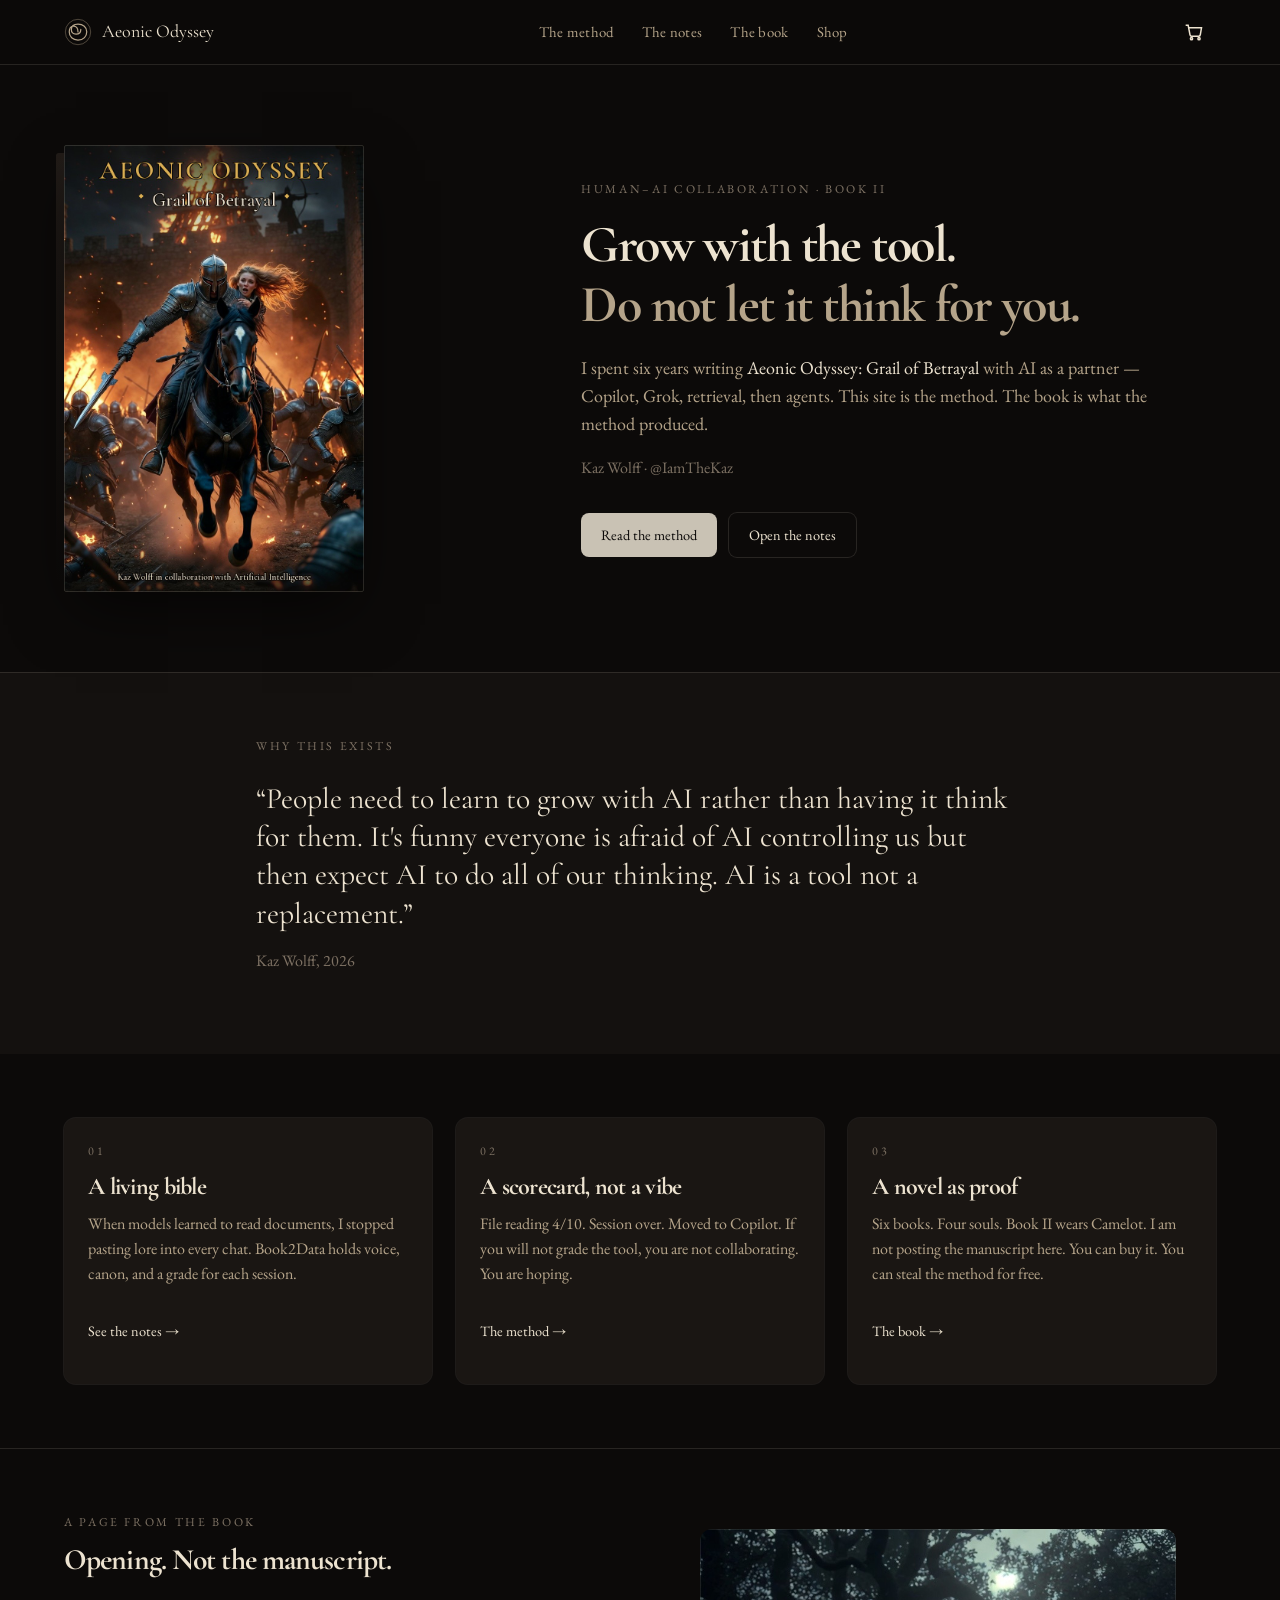
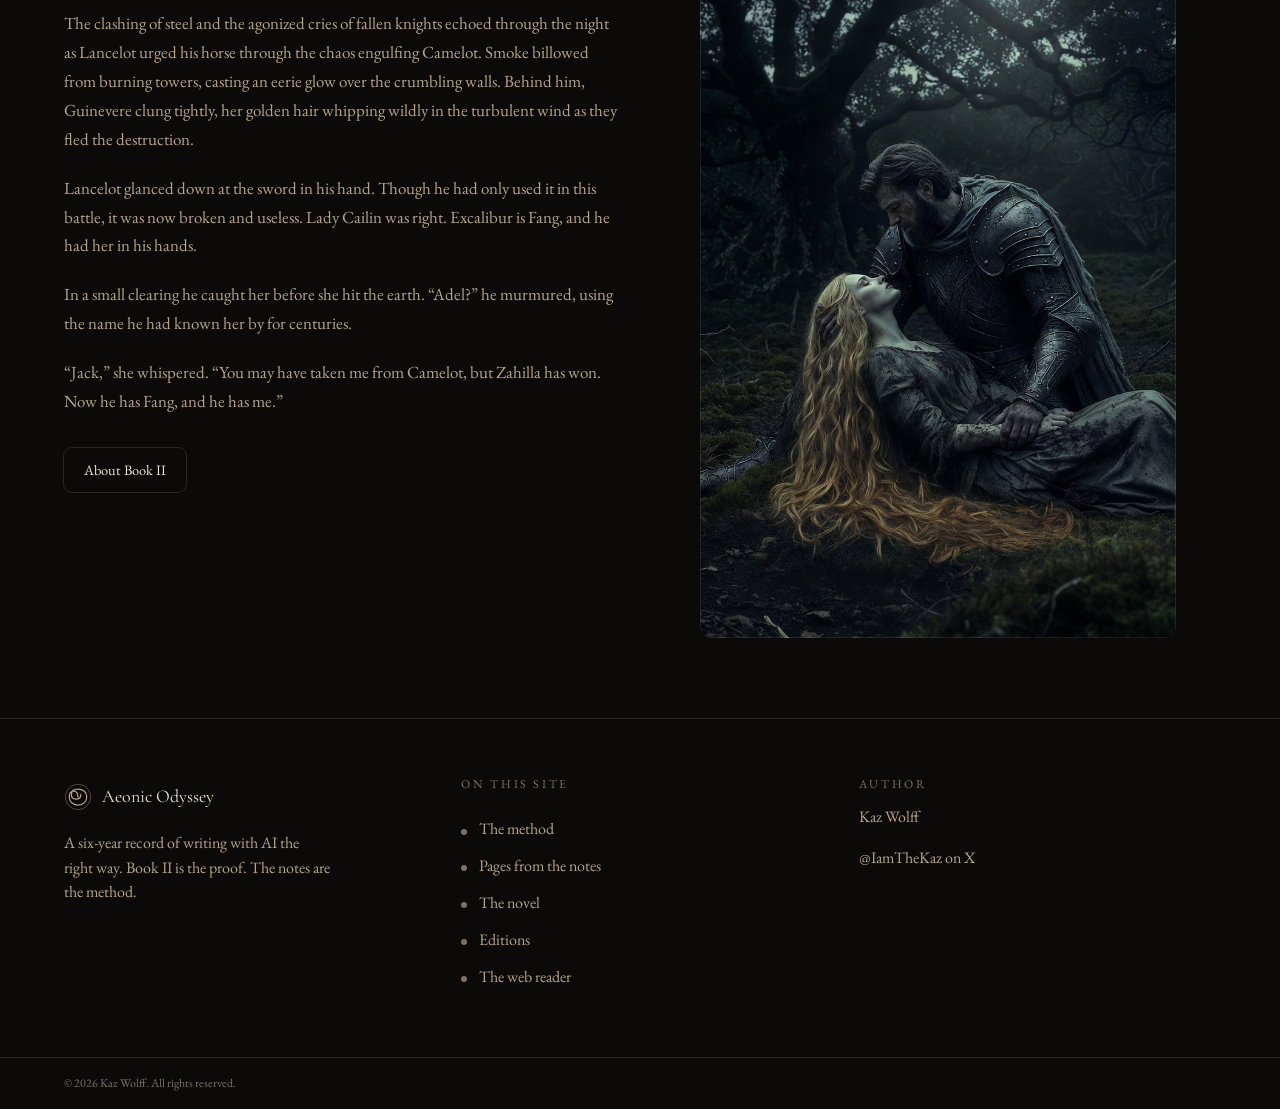
<file: index.html>
<!DOCTYPE html>
<html lang="en">
<head>
<meta charset="utf-8">
<meta name="viewport" content="width=device-width, initial-scale=1">
<title>Aeonic Odyssey — Kaz Wolff</title>
<meta name="description" content="Kaz Wolff on six years of writing Aeonic Odyssey with AI as a partner — Copilot, Grok, RAG, agents. The method is free. The book is the proof.">
<meta name="theme-color" content="#0c0a09">
<link rel="canonical" href="https://iamthekaz.github.io/AOBook2/">
<meta property="og:type" content="website">
<meta property="og:title" content="Aeonic Odyssey — Kaz Wolff">
<meta property="og:description" content="Kaz Wolff on six years of writing Aeonic Odyssey with AI as a partner — Copilot, Grok, RAG, agents. The method is free. The book is the proof.">
<meta property="og:url" content="https://iamthekaz.github.io/AOBook2/">
<meta property="og:image" content="https://iamthekaz.github.io/AOBook2/book-reader/assets/cover.jpg">
<meta name="twitter:card" content="summary_large_image">
<meta name="twitter:title" content="Aeonic Odyssey — Kaz Wolff">
<meta name="twitter:description" content="Kaz Wolff on six years of writing Aeonic Odyssey with AI as a partner — Copilot, Grok, RAG, agents. The method is free. The book is the proof.">
<meta name="twitter:image" content="https://iamthekaz.github.io/AOBook2/book-reader/assets/cover.jpg">
<link rel="icon" type="image/svg+xml" href="favicon.svg">
<link rel="preconnect" href="https://fonts.googleapis.com">
<link rel="preconnect" href="https://fonts.gstatic.com" crossorigin>
<link href="https://fonts.googleapis.com/css2?family=Cormorant+Garamond:ital,wght@0,500;0,600;0,700;1,500&family=EB+Garamond:ital,wght@0,400;0,500;0,600;1,400&display=swap" rel="stylesheet">
<link rel="stylesheet" href="css/site.css?v=2">
</head>
<body>
<header class="site">
  <div class="wrap bar">
    <a class="brand" href="index.html"><svg viewBox="0 0 32 32" fill="none" aria-hidden="true" class="mark"><circle cx="16" cy="16" r="14.5" stroke="currentColor" stroke-width="1" opacity="0.45"/><path d="M16 16c0-4.2-2.1-6.8-5.2-6.8C7.4 9.2 6 12 6 16c0 5.4 4 9.2 10 9.2 6.4 0 10-4.2 10-9.6C26 10.4 21.8 7 16 7c-4.6 0-7.6 2.4-7.6 6.2 0 3.2 2 5.2 5.4 5.2 3.6 0 5.4-2.2 5.4-5.4" stroke="currentColor" stroke-width="1.4" stroke-linecap="round"/></svg><span class="display">Aeonic Odyssey</span></a>
    <nav class="desk" aria-label="Primary">
      <a href="process.html">The method</a>
      <a href="notes.html">The notes</a>
      <a href="the-book.html">The book</a>
      <a href="shop.html">Shop</a>
    </nav>
    <div class="menu">
      <a class="icon-btn" href="cart.html" aria-label="Cart"><svg width="20" height="20" viewBox="0 0 24 24" fill="none" stroke="currentColor" stroke-width="1.8"><path d="M6 7h15l-1.4 8.2a2 2 0 0 1-2 1.8H9.2a2 2 0 0 1-2-1.6L5 4H2"/><circle cx="9" cy="20" r="1.3"/><circle cx="18" cy="20" r="1.3"/></svg><span class="cart-n" data-cart-count>0</span></a>
      <button class="icon-btn burger" type="button" data-menu aria-expanded="false" aria-label="Open menu"><svg width="20" height="20" viewBox="0 0 24 24" fill="none" stroke="currentColor" stroke-width="1.8"><path d="M4 7h16M4 12h16M4 17h16"/></svg></button>
    </div>
  </div>
  <nav class="mob wrap" data-menu-panel aria-label="Mobile">
    <a href="process.html">The method</a>
    <a href="notes.html">The notes</a>
    <a href="the-book.html">The book</a>
    <a href="shop.html">Shop</a>
    <a href="cart.html">Cart</a>
  </nav>
</header>
<main>
<section class="wrap hero">
  <div class="cover-wrap"><img src="book-reader/assets/cover.jpg" alt="Aeonic Odyssey: Grail of Betrayal cover — Lancelot and Guinevere ride from burning Camelot" width="784" height="1168"></div>
  <div>
    <p class="kicker">Human–AI collaboration · Book II</p>
    <h1>Grow with the tool.<span>Do not let it think for you.</span></h1>
    <p class="lead">I spent six years writing <em style="color:#ede3d0;font-style:normal">Aeonic Odyssey: Grail of Betrayal</em> with AI as a partner — Copilot, Grok, retrieval, then agents. This site is the method. The book is what the method produced.</p>
    <p class="subtle" style="margin-top:1rem">Kaz Wolff · @IamTheKaz</p>
    <div class="row" style="margin-top:2rem">
      <a class="btn" href="process.html">Read the method</a>
      <a class="btn ghost" href="notes.html">Open the notes</a>
    </div>
  </div>
</section>
<section class="quote-band">
  <div class="wrap-narrow">
    <p class="kicker">Why this exists</p>
    <blockquote style="margin-top:1.5rem">“People need to learn to grow with AI rather than having it think for them. It's funny everyone is afraid of AI controlling us but then expect AI to do all of our thinking. AI is a tool not a replacement.”</blockquote>
    <p class="subtle" style="margin-top:1rem">Kaz Wolff, 2026</p>
  </div>
</section>
<section class="wrap cards">
  <article class="card"><p class="kicker">01</p><h2>A living bible</h2><p class="muted" style="margin-top:.75rem;flex:1">When models learned to read documents, I stopped pasting lore into every chat. Book2Data holds voice, canon, and a grade for each session.</p><p style="margin-top:1rem"><a class="btn link" href="notes.html">See the notes →</a></p></article><article class="card"><p class="kicker">02</p><h2>A scorecard, not a vibe</h2><p class="muted" style="margin-top:.75rem;flex:1">File reading 4/10. Session over. Moved to Copilot. If you will not grade the tool, you are not collaborating. You are hoping.</p><p style="margin-top:1rem"><a class="btn link" href="process.html">The method →</a></p></article><article class="card"><p class="kicker">03</p><h2>A novel as proof</h2><p class="muted" style="margin-top:.75rem;flex:1">Six books. Four souls. Book II wears Camelot. I am not posting the manuscript here. You can buy it. You can steal the method for free.</p><p style="margin-top:1rem"><a class="btn link" href="the-book.html">The book →</a></p></article>
</section>
<hr class="rule">
<section class="wrap split">
  <div>
    <p class="kicker">A page from the book</p>
    <h2 style="font-size:1.85rem;margin-top:.75rem">Opening. Not the manuscript.</h2>
    <div class="prose" style="margin-top:2rem">
      <p>The clashing of steel and the agonized cries of fallen knights echoed through the night as Lancelot urged his horse through the chaos engulfing Camelot. Smoke billowed from burning towers, casting an eerie glow over the crumbling walls. Behind him, Guinevere clung tightly, her golden hair whipping wildly in the turbulent wind as they fled the destruction.</p>
      <p>Lancelot glanced down at the sword in his hand. Though he had only used it in this battle, it was now broken and useless. Lady Cailin was right. Excalibur is Fang, and he had her in his hands.</p>
      <p>In a small clearing he caught her before she hit the earth. “Adel?” he murmured, using the name he had known her by for centuries.</p>
      <p>“Jack,” she whispered. “You may have taken me from Camelot, but Zahilla has won. Now he has Fang, and he has me.”</p>
    </div>
    <p style="margin-top:2rem"><a class="btn ghost" href="the-book.html">About Book II</a></p>
  </div>
  <figure class="frame"><img src="book-reader/assets/images/chapter1/part1.jpg" alt="Lancelot rides from burning Camelot"></figure>
</section>
</main>
<footer class="site">
  <div class="wrap foot">
    <div>
      <div class="brand"><svg viewBox="0 0 32 32" fill="none" aria-hidden="true" class="mark"><circle cx="16" cy="16" r="14.5" stroke="currentColor" stroke-width="1" opacity="0.45"/><path d="M16 16c0-4.2-2.1-6.8-5.2-6.8C7.4 9.2 6 12 6 16c0 5.4 4 9.2 10 9.2 6.4 0 10-4.2 10-9.6C26 10.4 21.8 7 16 7c-4.6 0-7.6 2.4-7.6 6.2 0 3.2 2 5.2 5.4 5.2 3.6 0 5.4-2.2 5.4-5.4" stroke="currentColor" stroke-width="1.4" stroke-linecap="round"/></svg><span class="display">Aeonic Odyssey</span></div>
      <p class="muted" style="margin-top:.75rem;max-width:18rem">A six-year record of writing with AI the right way. Book II is the proof. The notes are the method.</p>
    </div>
    <div>
      <p class="kicker">On this site</p>
      <ul class="dots">
        <li><a href="process.html">The method</a></li>
        <li><a href="notes.html">Pages from the notes</a></li>
        <li><a href="the-book.html">The novel</a></li>
        <li><a href="shop.html">Editions</a></li>
        <li><a href="book-reader/">The web reader</a></li>
      </ul>
    </div>
    <div>
      <p class="kicker">Author</p>
      <p class="muted" style="margin-top:.75rem">Kaz Wolff</p>
      <p><a href="https://x.com/IamTheKaz">@IamTheKaz on X</a></p>
    </div>
  </div>
  <div class="legal"><div class="wrap">© 2026 Kaz Wolff. All rights reserved.</div></div>
</footer>
<script src="js/site.js"></script>
</body>
</html>
</file>
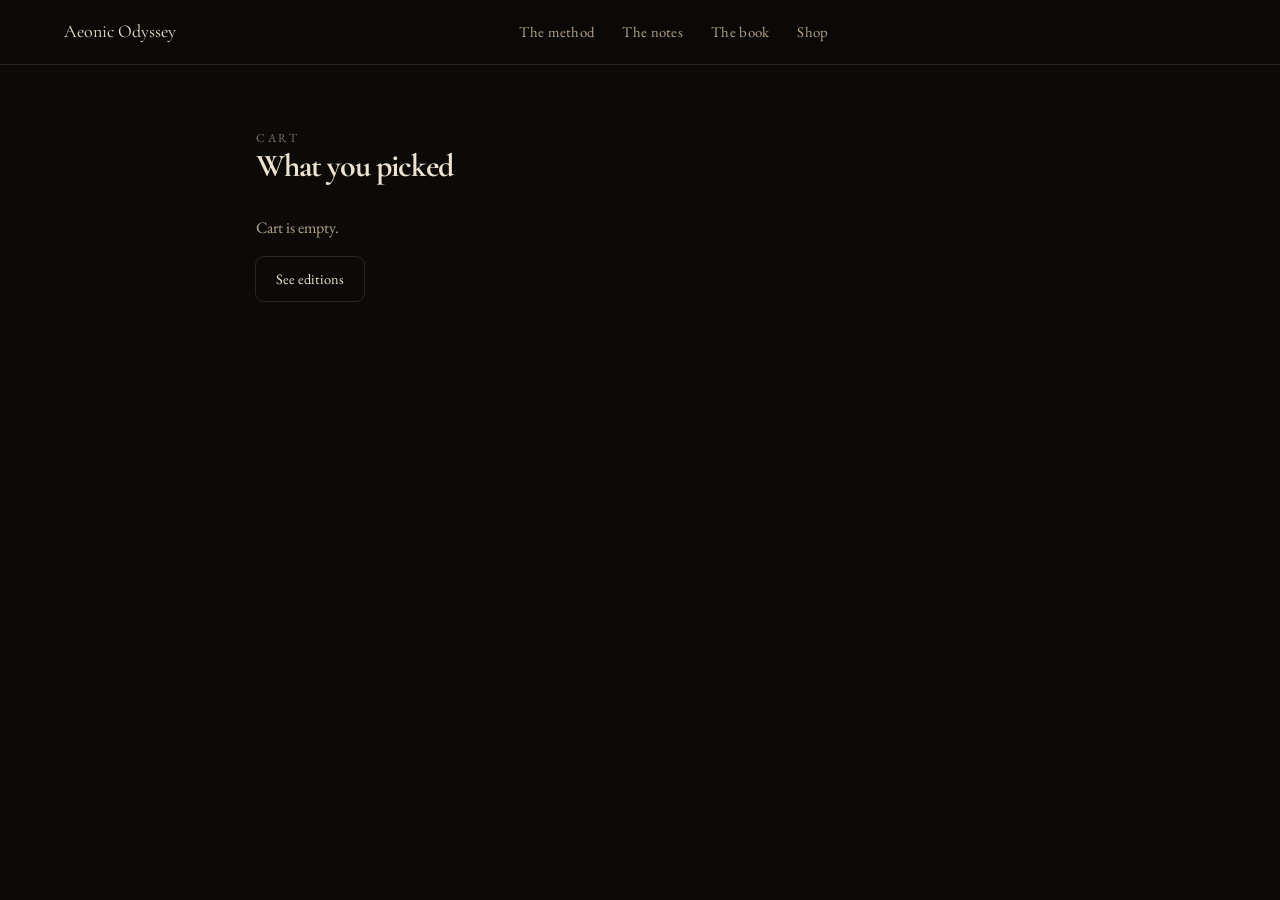
<file: cart.html>
<!DOCTYPE html>
<html lang="en">
<head>
<meta charset="utf-8">
<meta name="viewport" content="width=device-width, initial-scale=1">
<title>Cart — Aeonic Odyssey</title>
<link rel="stylesheet" href="css/site.css">
<link rel="icon" type="image/svg+xml" href="favicon.svg">
<link href="https://fonts.googleapis.com/css2?family=Cormorant+Garamond:ital,wght@0,500;0,600;0,700;1,500&family=EB+Garamond:ital,wght@0,400;0,500;0,600;1,400&display=swap" rel="stylesheet">
</head>
<body>
<header class="site"><div class="wrap bar"><a class="brand" href="index.html"><span class="display">Aeonic Odyssey</span></a><nav class="desk"><a href="process.html">The method</a><a href="notes.html">The notes</a><a href="the-book.html">The book</a><a href="shop.html">Shop</a></nav><a class="icon-btn" href="cart.html" aria-label="Cart"><span class="cart-n" data-cart-count>0</span></a></div></header>
<main class="wrap-narrow section">
<p class="kicker">Cart</p>
<h1>What you picked</h1>
<div data-cart-list style="margin-top:2rem"></div>
</main>
<script src="js/site.js"></script>
</body>
</html>
</file>
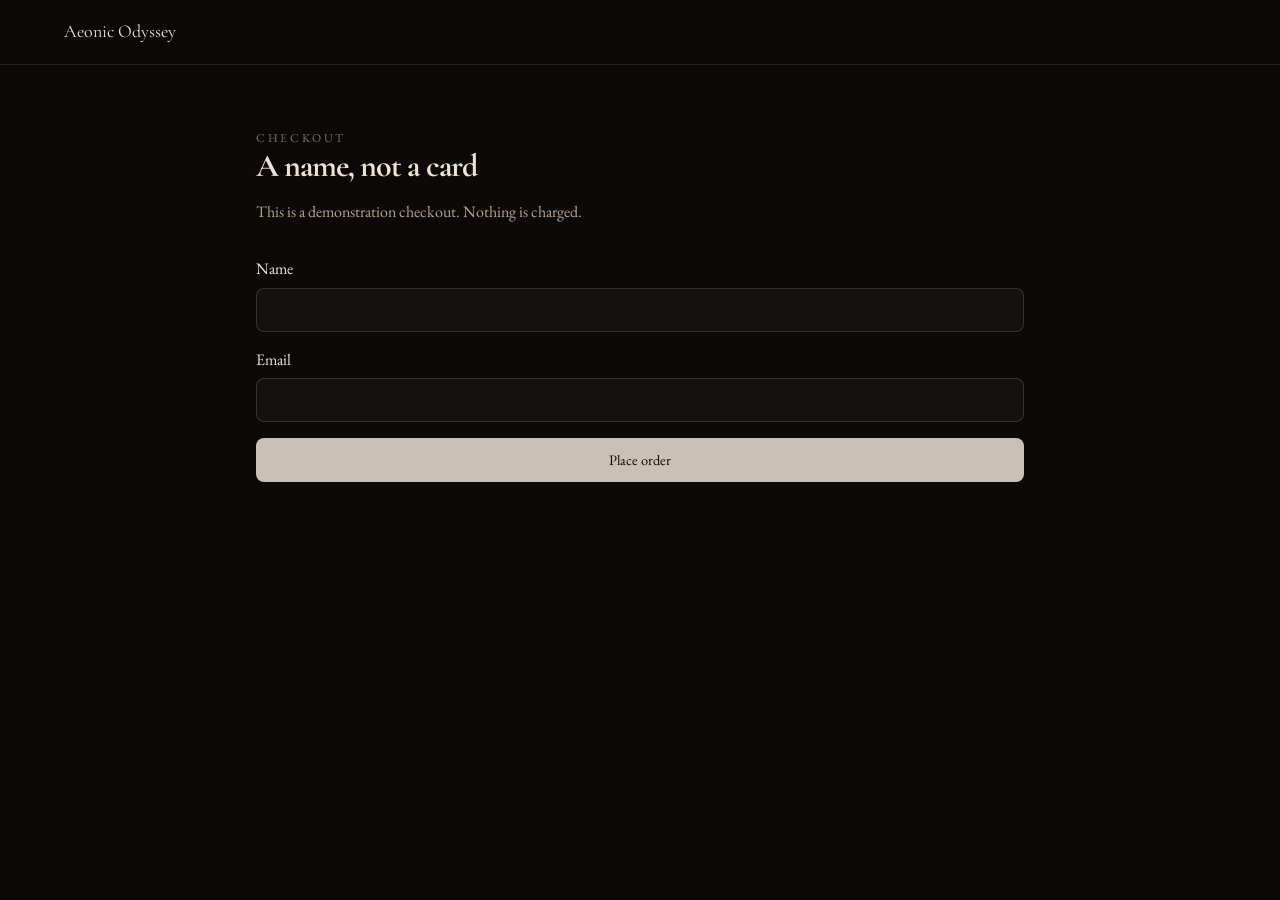
<file: checkout.html>
<!DOCTYPE html>
<html lang="en">
<head>
<meta charset="utf-8">
<meta name="viewport" content="width=device-width, initial-scale=1">
<title>Checkout — Aeonic Odyssey</title>
<link rel="stylesheet" href="css/site.css">
<link rel="icon" type="image/svg+xml" href="favicon.svg">
<link href="https://fonts.googleapis.com/css2?family=Cormorant+Garamond:ital,wght@0,500;0,600;0,700;1,500&family=EB+Garamond:ital,wght@0,400;0,500;0,600;1,400&display=swap" rel="stylesheet">
</head>
<body>
<header class="site"><div class="wrap bar"><a class="brand" href="index.html"><span class="display">Aeonic Odyssey</span></a></div></header>
<main class="wrap-narrow section">
<p class="kicker">Checkout</p>
<h1>A name, not a card</h1>
<p class="muted" style="margin-top:1rem">This is a demonstration checkout. Nothing is charged.</p>
<form data-checkout style="margin-top:2rem;display:grid;gap:1rem">
  <label>Name<input required name="name" autocomplete="name" style="display:block;width:100%;min-height:44px;margin-top:.35rem;background:#14110f;color:#ede3d0;border:1px solid rgba(237,227,208,.16);border-radius:8px;padding:.6rem .8rem"></label>
  <label>Email<input required type="email" name="email" autocomplete="email" style="display:block;width:100%;min-height:44px;margin-top:.35rem;background:#14110f;color:#ede3d0;border:1px solid rgba(237,227,208,.16);border-radius:8px;padding:.6rem .8rem"></label>
  <button class="btn" type="submit">Place order</button>
</form>
<div data-thanks hidden>
  <p class="display" style="font-size:1.8rem;margin-top:1rem">It's recorded.</p>
  <p class="muted">When real payments are wired, this is where the file would unlock.</p>
  <p class="row" style="margin-top:1.5rem"><a class="btn" href="process.html">The method</a><a class="btn ghost" href="book-reader/">Open the reader</a></p>
</div>
</main>
<script src="js/site.js"></script>
</body>
</html>
</file>
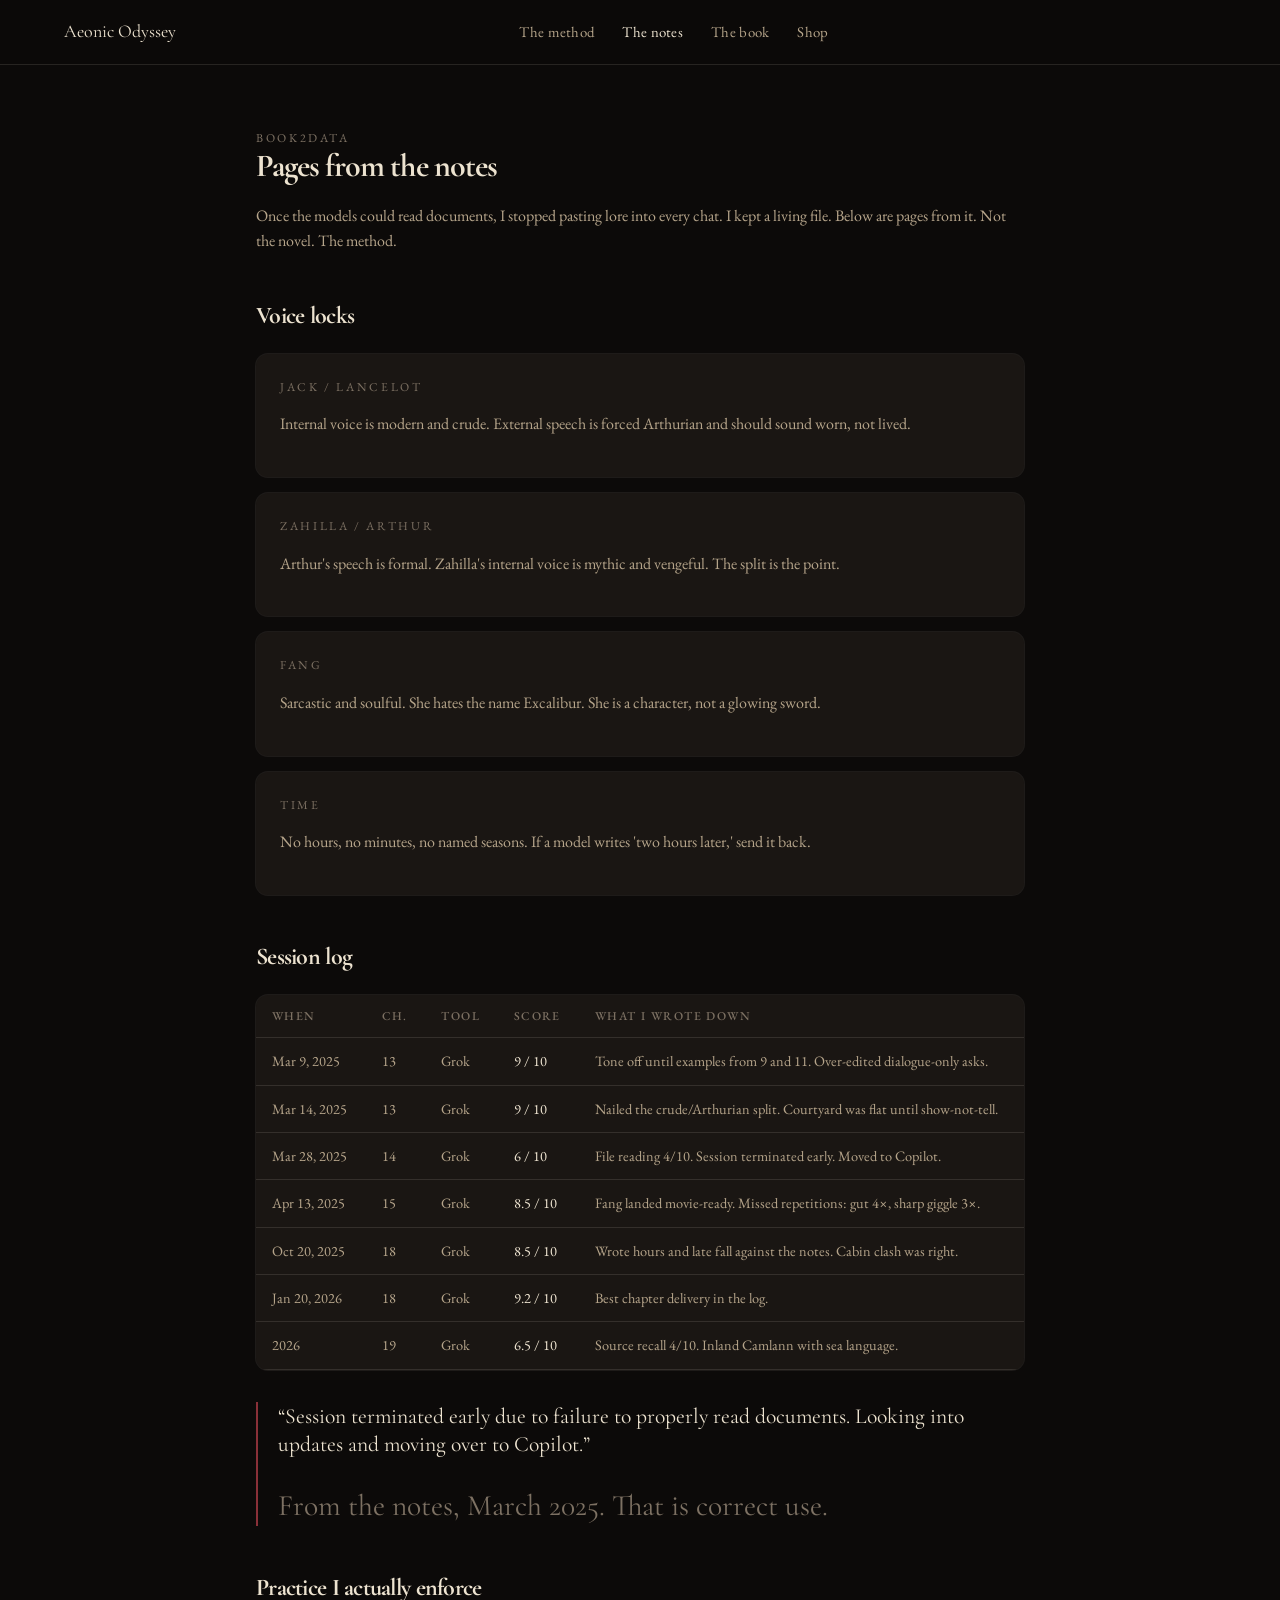
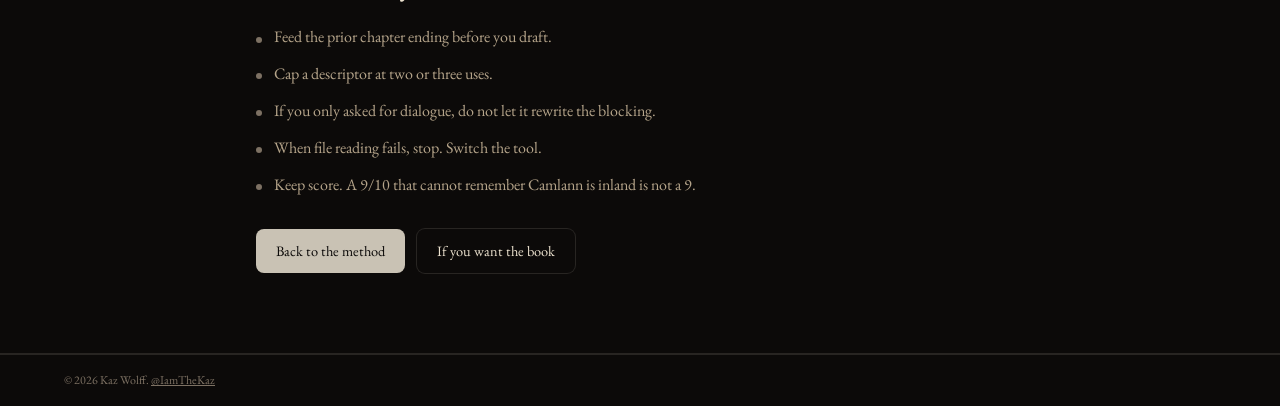
<file: notes.html>
<!DOCTYPE html>
<html lang="en">
<head>
<meta charset="utf-8">
<meta name="viewport" content="width=device-width, initial-scale=1">
<title>The notes — Aeonic Odyssey</title>
<meta name="description" content="Pages from Book2Data: voice locks, session scores, and writing with AI without producing slop.">
<meta property="og:image" content="https://iamthekaz.github.io/AOBook2/book-reader/assets/cover.jpg">
<meta name="twitter:card" content="summary_large_image">
<link rel="icon" type="image/svg+xml" href="favicon.svg">
<link rel="stylesheet" href="css/site.css">
<link href="https://fonts.googleapis.com/css2?family=Cormorant+Garamond:ital,wght@0,500;0,600;0,700;1,500&family=EB+Garamond:ital,wght@0,400;0,500;0,600;1,400&display=swap" rel="stylesheet">
</head>
<body>
<header class="site"><div class="wrap bar"><a class="brand" href="index.html"><span class="display">Aeonic Odyssey</span></a><nav class="desk" aria-label="Primary"><a href="process.html">The method</a><a href="notes.html" aria-current="page">The notes</a><a href="the-book.html">The book</a><a href="shop.html">Shop</a></nav><div class="menu"><a class="icon-btn" href="cart.html" aria-label="Cart"><span class="cart-n" data-cart-count>0</span></a><button class="icon-btn burger" type="button" data-menu aria-label="Open menu">Menu</button></div></div><nav class="mob wrap" data-menu-panel><a href="process.html">The method</a><a href="notes.html" aria-current="page">The notes</a><a href="the-book.html">The book</a><a href="shop.html">Shop</a></nav></header>
<main class="wrap-narrow section">
<p class="kicker">Book2Data</p>
<h1>Pages from the notes</h1>
<p class="muted" style="margin-top:1.25rem">Once the models could read documents, I stopped pasting lore into every chat. I kept a living file. Below are pages from it. Not the novel. The method.</p>
<section style="margin-top:3rem"><h2>Voice locks</h2>
<ul style="list-style:none;padding:0;margin:1.5rem 0 0;display:grid;gap:1rem">
<li class="card"><p class="kicker">Jack / Lancelot</p><p class="muted">Internal voice is modern and crude. External speech is forced Arthurian and should sound worn, not lived.</p></li>
<li class="card"><p class="kicker">Zahilla / Arthur</p><p class="muted">Arthur's speech is formal. Zahilla's internal voice is mythic and vengeful. The split is the point.</p></li>
<li class="card"><p class="kicker">Fang</p><p class="muted">Sarcastic and soulful. She hates the name Excalibur. She is a character, not a glowing sword.</p></li>
<li class="card"><p class="kicker">Time</p><p class="muted">No hours, no minutes, no named seasons. If a model writes 'two hours later,' send it back.</p></li>
</ul></section>
<section style="margin-top:3rem"><h2>Session log</h2>
<div class="scroll" style="margin-top:1.5rem"><table><thead><tr><th>When</th><th>Ch.</th><th>Tool</th><th>Score</th><th>What I wrote down</th></tr></thead><tbody>
<tr><td>Mar 9, 2025</td><td>13</td><td>Grok</td><td class="score">9 / 10</td><td>Tone off until examples from 9 and 11. Over-edited dialogue-only asks.</td></tr>
<tr><td>Mar 14, 2025</td><td>13</td><td>Grok</td><td class="score">9 / 10</td><td>Nailed the crude/Arthurian split. Courtyard was flat until show-not-tell.</td></tr>
<tr><td>Mar 28, 2025</td><td>14</td><td>Grok</td><td class="score">6 / 10</td><td>File reading 4/10. Session terminated early. Moved to Copilot.</td></tr>
<tr><td>Apr 13, 2025</td><td>15</td><td>Grok</td><td class="score">8.5 / 10</td><td>Fang landed movie-ready. Missed repetitions: gut 4×, sharp giggle 3×.</td></tr>
<tr><td>Oct 20, 2025</td><td>18</td><td>Grok</td><td class="score">8.5 / 10</td><td>Wrote hours and late fall against the notes. Cabin clash was right.</td></tr>
<tr><td>Jan 20, 2026</td><td>18</td><td>Grok</td><td class="score">9.2 / 10</td><td>Best chapter delivery in the log.</td></tr>
<tr><td>2026</td><td>19</td><td>Grok</td><td class="score">6.5 / 10</td><td>Source recall 4/10. Inland Camlann with sea language.</td></tr>
</tbody></table></div>
<blockquote class="pull"><p class="display" style="font-size:1.35rem">“Session terminated early due to failure to properly read documents. Looking into updates and moving over to Copilot.”</p><p class="subtle">From the notes, March 2025. That is correct use.</p></blockquote>
</section>
<section style="margin-top:3rem"><h2>Practice I actually enforce</h2>
<ul class="dots">
<li>Feed the prior chapter ending before you draft.</li>
<li>Cap a descriptor at two or three uses.</li>
<li>If you only asked for dialogue, do not let it rewrite the blocking.</li>
<li>When file reading fails, stop. Switch the tool.</li>
<li>Keep score. A 9/10 that cannot remember Camlann is inland is not a 9.</li>
</ul>
<p class="row" style="margin-top:2rem"><a class="btn" href="process.html">Back to the method</a><a class="btn ghost" href="shop.html">If you want the book</a></p>
</section>
</main>
<footer class="site"><div class="legal"><div class="wrap">© 2026 Kaz Wolff. <a href="https://x.com/IamTheKaz">@IamTheKaz</a></div></div></footer>
<script src="js/site.js"></script>
</body></html>
</file>
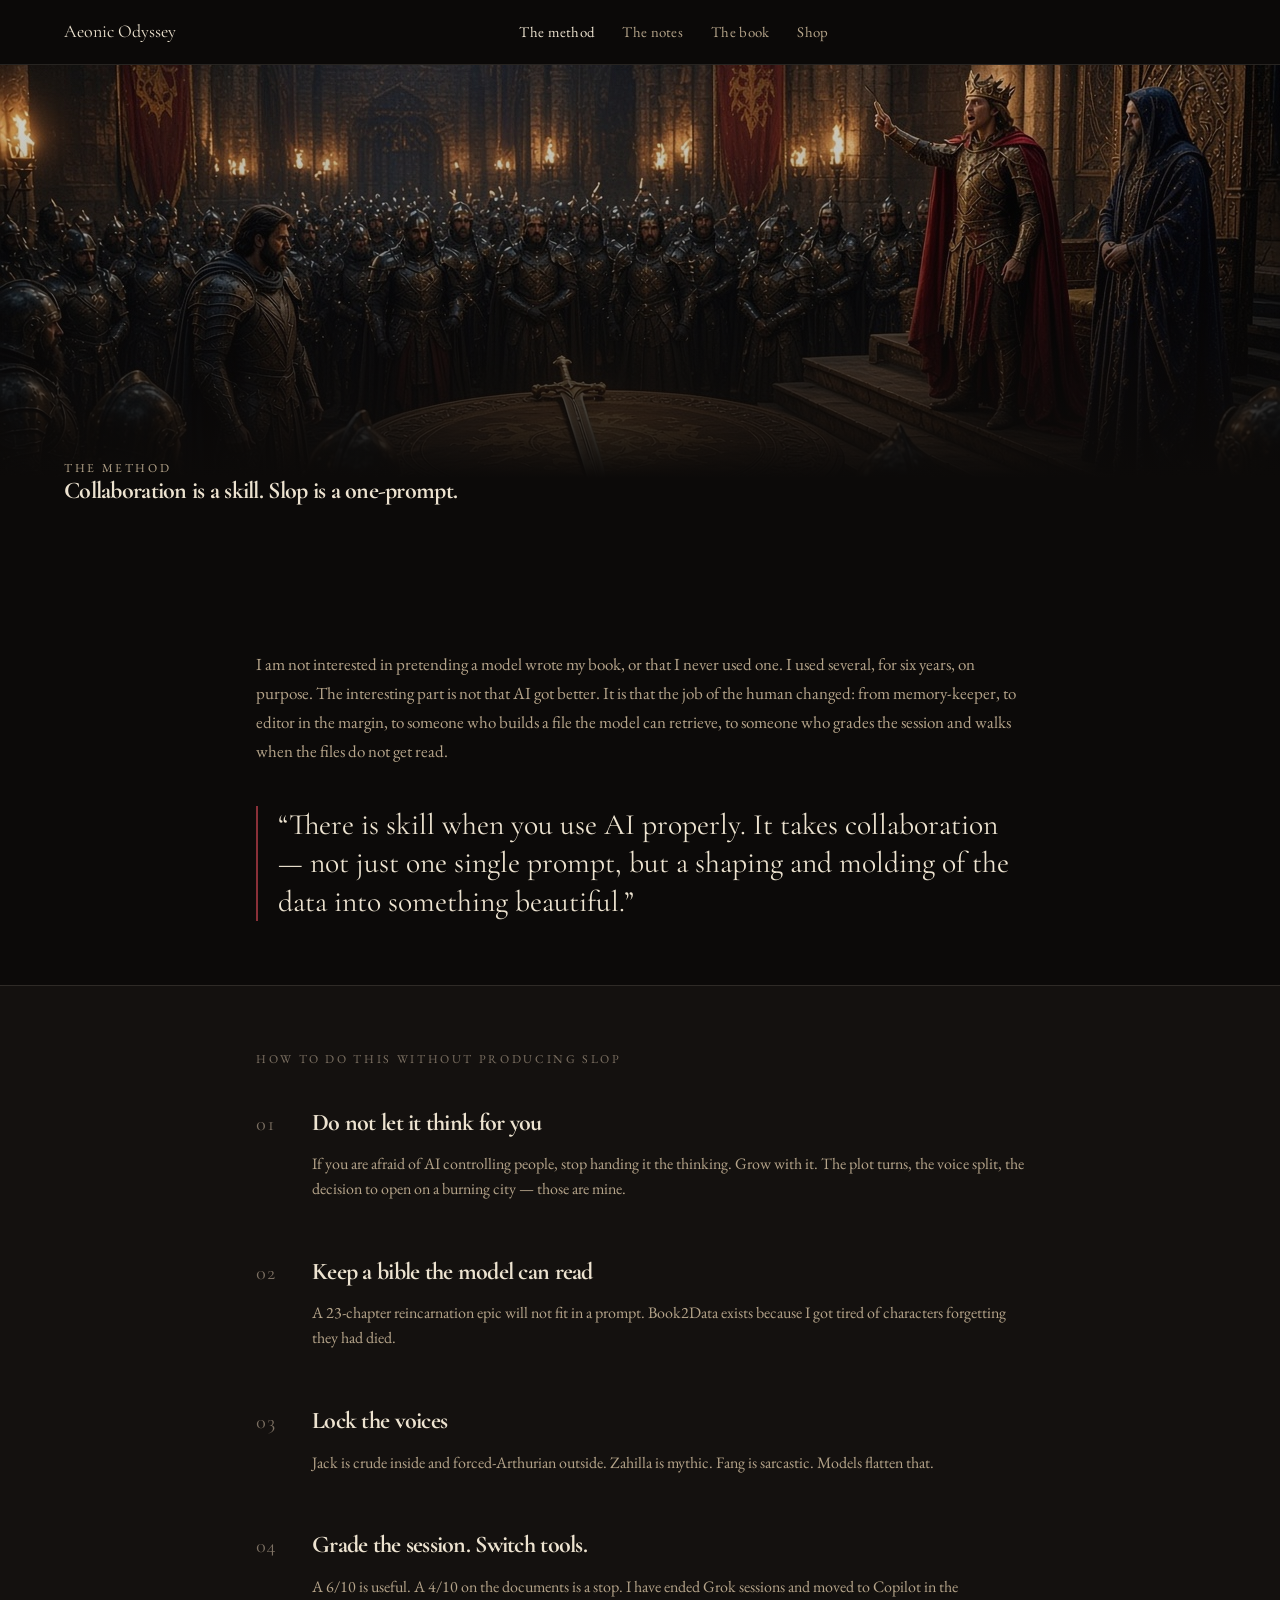
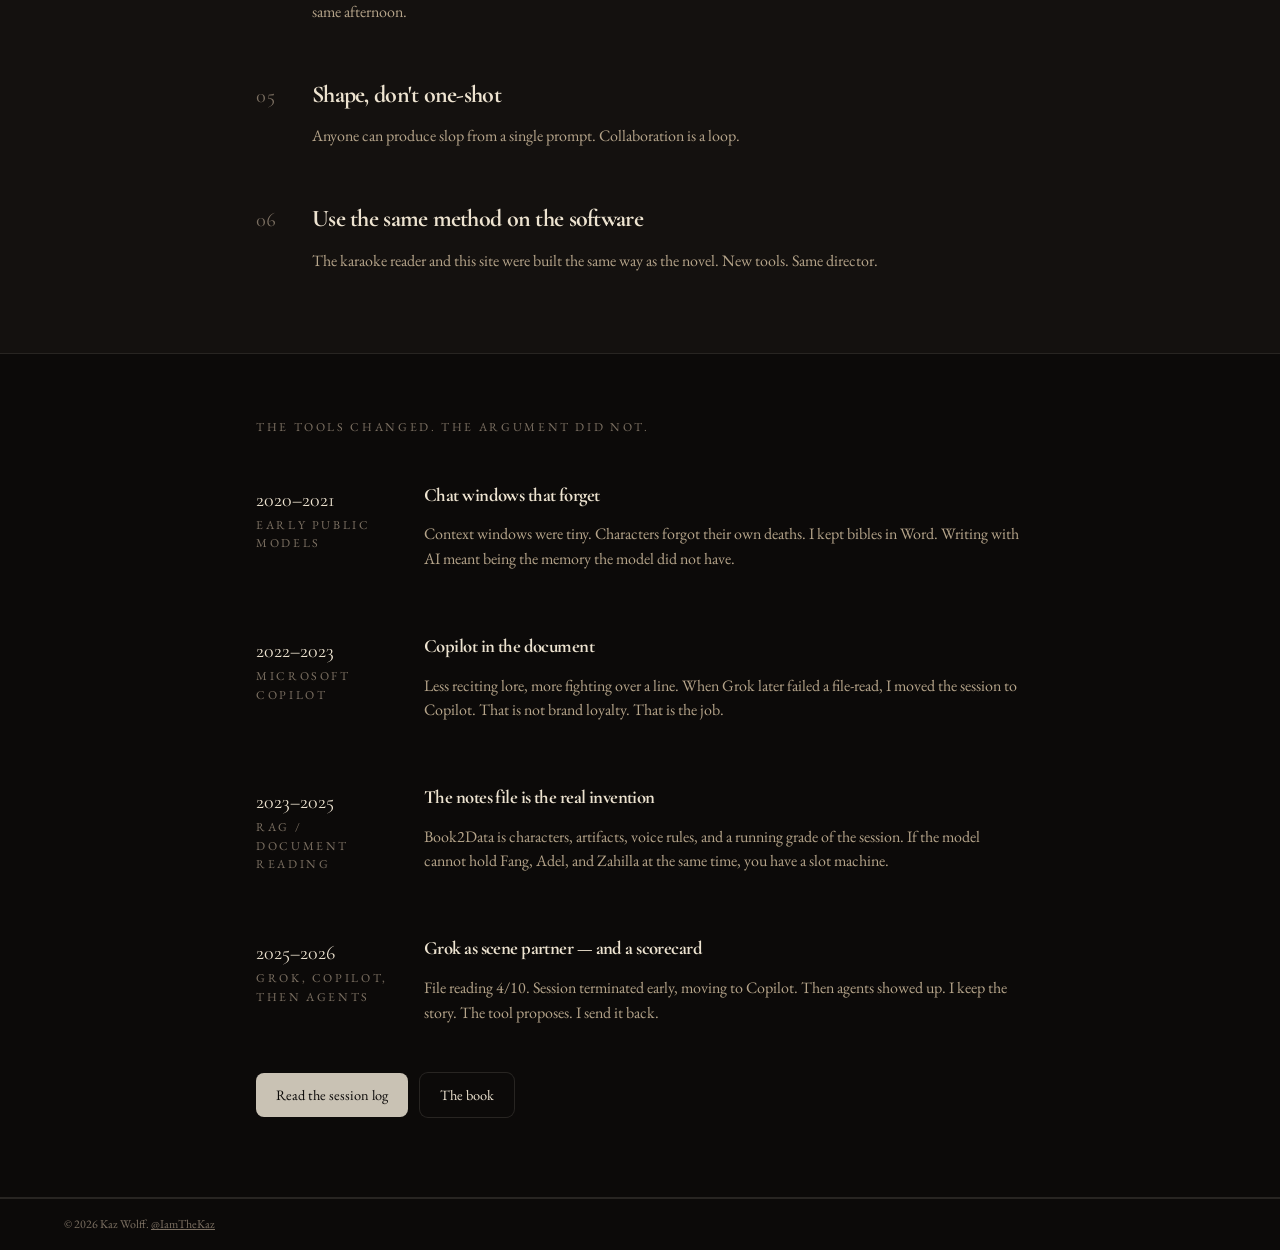
<file: process.html>
<!DOCTYPE html>
<html lang="en">
<head>
<meta charset="utf-8">
<meta name="viewport" content="width=device-width, initial-scale=1">
<title>The method — Aeonic Odyssey</title>
<meta name="description" content="How Kaz Wolff wrote a novel with AI for six years: bibles, session scores, Copilot, Grok, RAG, then agents.">
<meta property="og:title" content="The method — Aeonic Odyssey">
<meta property="og:image" content="https://iamthekaz.github.io/AOBook2/book-reader/assets/cover.jpg">
<meta name="twitter:card" content="summary_large_image">
<link rel="icon" type="image/svg+xml" href="favicon.svg">
<link rel="stylesheet" href="css/site.css">
<link href="https://fonts.googleapis.com/css2?family=Cormorant+Garamond:ital,wght@0,500;0,600;0,700;1,500&family=EB+Garamond:ital,wght@0,400;0,500;0,600;1,400&display=swap" rel="stylesheet">
</head>
<body>
<header class="site"><div class="wrap bar"><a class="brand" href="index.html"><span class="display">Aeonic Odyssey</span></a><nav class="desk" aria-label="Primary"><a href="process.html" aria-current="page">The method</a><a href="notes.html">The notes</a><a href="the-book.html">The book</a><a href="shop.html">Shop</a></nav><div class="menu"><a class="icon-btn" href="cart.html" aria-label="Cart"><span class="cart-n" data-cart-count>0</span></a><button class="icon-btn burger" type="button" data-menu aria-label="Open menu">Menu</button></div></div><nav class="mob wrap" data-menu-panel><a href="process.html" aria-current="page">The method</a><a href="notes.html">The notes</a><a href="the-book.html">The book</a><a href="shop.html">Shop</a></nav></header>
<main>
<section class="hero-photo">
  <img src="book-reader/assets/images/chapter1/part6.jpg" alt="A painted still from the manuscript">
  <div class="veil"></div>
  <div class="wrap copy">
    <p class="kicker" style="color:#b5a48a">The method</p>
    <h1>Collaboration is a skill. Slop is a one-prompt.</h1>
  </div>
</section>
<section class="section"><div class="wrap-narrow prose">
<p>I am not interested in pretending a model wrote my book, or that I never used one. I used several, for six years, on purpose. The interesting part is not that AI got better. It is that the job of the human changed: from memory-keeper, to editor in the margin, to someone who builds a file the model can retrieve, to someone who grades the session and walks when the files do not get read.</p>
<blockquote class="pull" style="margin-top:2.5rem">“There is skill when you use AI properly. It takes collaboration — not just one single prompt, but a shaping and molding of the data into something beautiful.”</blockquote>
</div></section>
<section style="border-top:1px solid rgba(237,227,208,.12);background:#14110f"><div class="wrap-narrow section">
<p class="kicker">How to do this without producing slop</p>
<ol class="steps">
<li><span class="n">01</span><div><h2>Do not let it think for you</h2><p class="muted">If you are afraid of AI controlling people, stop handing it the thinking. Grow with it. The plot turns, the voice split, the decision to open on a burning city — those are mine.</p></div></li>
<li><span class="n">02</span><div><h2>Keep a bible the model can read</h2><p class="muted">A 23-chapter reincarnation epic will not fit in a prompt. Book2Data exists because I got tired of characters forgetting they had died.</p></div></li>
<li><span class="n">03</span><div><h2>Lock the voices</h2><p class="muted">Jack is crude inside and forced-Arthurian outside. Zahilla is mythic. Fang is sarcastic. Models flatten that.</p></div></li>
<li><span class="n">04</span><div><h2>Grade the session. Switch tools.</h2><p class="muted">A 6/10 is useful. A 4/10 on the documents is a stop. I have ended Grok sessions and moved to Copilot in the same afternoon.</p></div></li>
<li><span class="n">05</span><div><h2>Shape, don't one-shot</h2><p class="muted">Anyone can produce slop from a single prompt. Collaboration is a loop.</p></div></li>
<li><span class="n">06</span><div><h2>Use the same method on the software</h2><p class="muted">The karaoke reader and this site were built the same way as the novel. New tools. Same director.</p></div></li>
</ol>
</div></section>
<section class="section" style="border-top:1px solid rgba(237,227,208,.12)"><div class="wrap-narrow">
<p class="kicker">The tools changed. The argument did not.</p>
<ol class="eras">
<li><div><p class="display" style="font-size:1.25rem;margin:0">2020–2021</p><p class="kicker">Early public models</p></div><div><h3>Chat windows that forget</h3><p class="muted">Context windows were tiny. Characters forgot their own deaths. I kept bibles in Word. Writing with AI meant being the memory the model did not have.</p></div></li>
<li><div><p class="display" style="font-size:1.25rem;margin:0">2022–2023</p><p class="kicker">Microsoft Copilot</p></div><div><h3>Copilot in the document</h3><p class="muted">Less reciting lore, more fighting over a line. When Grok later failed a file-read, I moved the session to Copilot. That is not brand loyalty. That is the job.</p></div></li>
<li><div><p class="display" style="font-size:1.25rem;margin:0">2023–2025</p><p class="kicker">RAG / document reading</p></div><div><h3>The notes file is the real invention</h3><p class="muted">Book2Data is characters, artifacts, voice rules, and a running grade of the session. If the model cannot hold Fang, Adel, and Zahilla at the same time, you have a slot machine.</p></div></li>
<li><div><p class="display" style="font-size:1.25rem;margin:0">2025–2026</p><p class="kicker">Grok, Copilot, then agents</p></div><div><h3>Grok as scene partner — and a scorecard</h3><p class="muted">File reading 4/10. Session terminated early, moving to Copilot. Then agents showed up. I keep the story. The tool proposes. I send it back.</p></div></li>
</ol>
<p class="row" style="margin-top:2rem"><a class="btn" href="notes.html">Read the session log</a><a class="btn ghost" href="the-book.html">The book</a></p>
</div></section>
</main>
<footer class="site"><div class="legal"><div class="wrap">© 2026 Kaz Wolff. <a href="https://x.com/IamTheKaz">@IamTheKaz</a></div></div></footer>
<script src="js/site.js"></script>
</body></html>
</file>
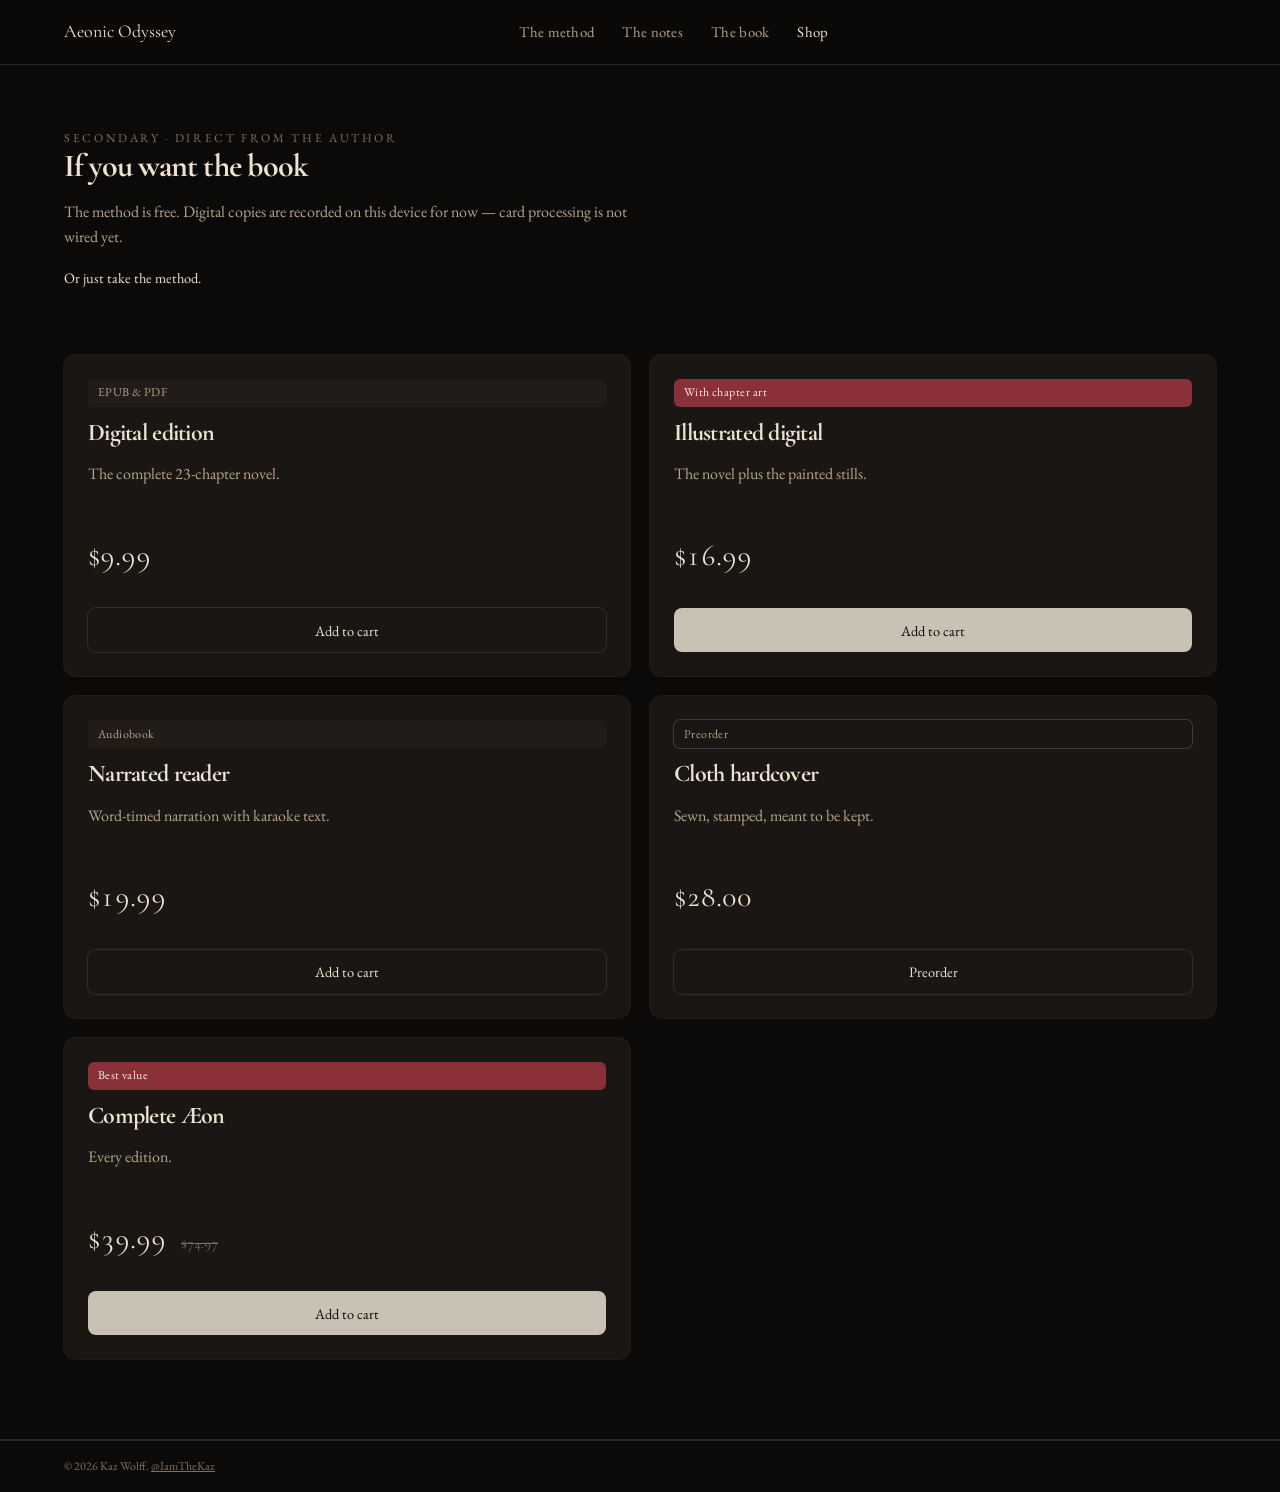
<file: shop.html>
<!DOCTYPE html>
<html lang="en">
<head>
<meta charset="utf-8">
<meta name="viewport" content="width=device-width, initial-scale=1">
<title>Shop — Aeonic Odyssey</title>
<meta name="description" content="Direct editions of Aeonic Odyssey: Grail of Betrayal by Kaz Wolff.">
<meta property="og:image" content="https://iamthekaz.github.io/AOBook2/book-reader/assets/cover.jpg">
<link rel="icon" type="image/svg+xml" href="favicon.svg">
<link rel="stylesheet" href="css/site.css">
<link href="https://fonts.googleapis.com/css2?family=Cormorant+Garamond:ital,wght@0,500;0,600;0,700;1,500&family=EB+Garamond:ital,wght@0,400;0,500;0,600;1,400&display=swap" rel="stylesheet">
</head>
<body>
<header class="site"><div class="wrap bar"><a class="brand" href="index.html"><span class="display">Aeonic Odyssey</span></a><nav class="desk" aria-label="Primary"><a href="process.html">The method</a><a href="notes.html">The notes</a><a href="the-book.html">The book</a><a href="shop.html" aria-current="page">Shop</a></nav><div class="menu"><a class="icon-btn" href="cart.html" aria-label="Cart"><span class="cart-n" data-cart-count>0</span></a><button class="icon-btn burger" type="button" data-menu aria-label="Open menu">Menu</button></div></div><nav class="mob wrap" data-menu-panel><a href="process.html">The method</a><a href="notes.html">The notes</a><a href="the-book.html">The book</a><a href="shop.html" aria-current="page">Shop</a></nav></header>
<main class="wrap section">
<p class="kicker">Secondary · direct from the author</p>
<h1>If you want the book</h1>
<p class="muted" style="margin-top:1rem;max-width:36rem">The method is free. Digital copies are recorded on this device for now — card processing is not wired yet.</p>
<p><a class="btn link" href="process.html">Or just take the method.</a></p>
<ul class="editions" style="list-style:none;padding-left:0">
<li class="card"><span class="badge">EPUB &amp; PDF</span><h2>Digital edition</h2><p class="muted">The complete 23-chapter novel.</p><p class="price">$9.99</p><button class="btn ghost" type="button" data-add="ebook" data-label="Add to cart">Add to cart</button></li>
<li class="card"><span class="badge blood">With chapter art</span><h2>Illustrated digital</h2><p class="muted">The novel plus the painted stills.</p><p class="price">$16.99</p><button class="btn" type="button" data-add="illustrated" data-label="Add to cart">Add to cart</button></li>
<li class="card"><span class="badge">Audiobook</span><h2>Narrated reader</h2><p class="muted">Word-timed narration with karaoke text.</p><p class="price">$19.99</p><button class="btn ghost" type="button" data-add="audio" data-label="Add to cart">Add to cart</button></li>
<li class="card"><span class="badge outline">Preorder</span><h2>Cloth hardcover</h2><p class="muted">Sewn, stamped, meant to be kept.</p><p class="price">$28.00</p><button class="btn ghost" type="button" data-add="hardcover" data-label="Preorder">Preorder</button></li>
<li class="card"><span class="badge blood">Best value</span><h2>Complete Æon</h2><p class="muted">Every edition.</p><p class="price">$39.99 <s>$74.97</s></p><button class="btn" type="button" data-add="bundle" data-label="Add to cart">Add to cart</button></li>
</ul>
</main>
<footer class="site"><div class="legal"><div class="wrap">© 2026 Kaz Wolff. <a href="https://x.com/IamTheKaz">@IamTheKaz</a></div></div></footer>
<script src="js/site.js"></script>
</body></html>
</file>
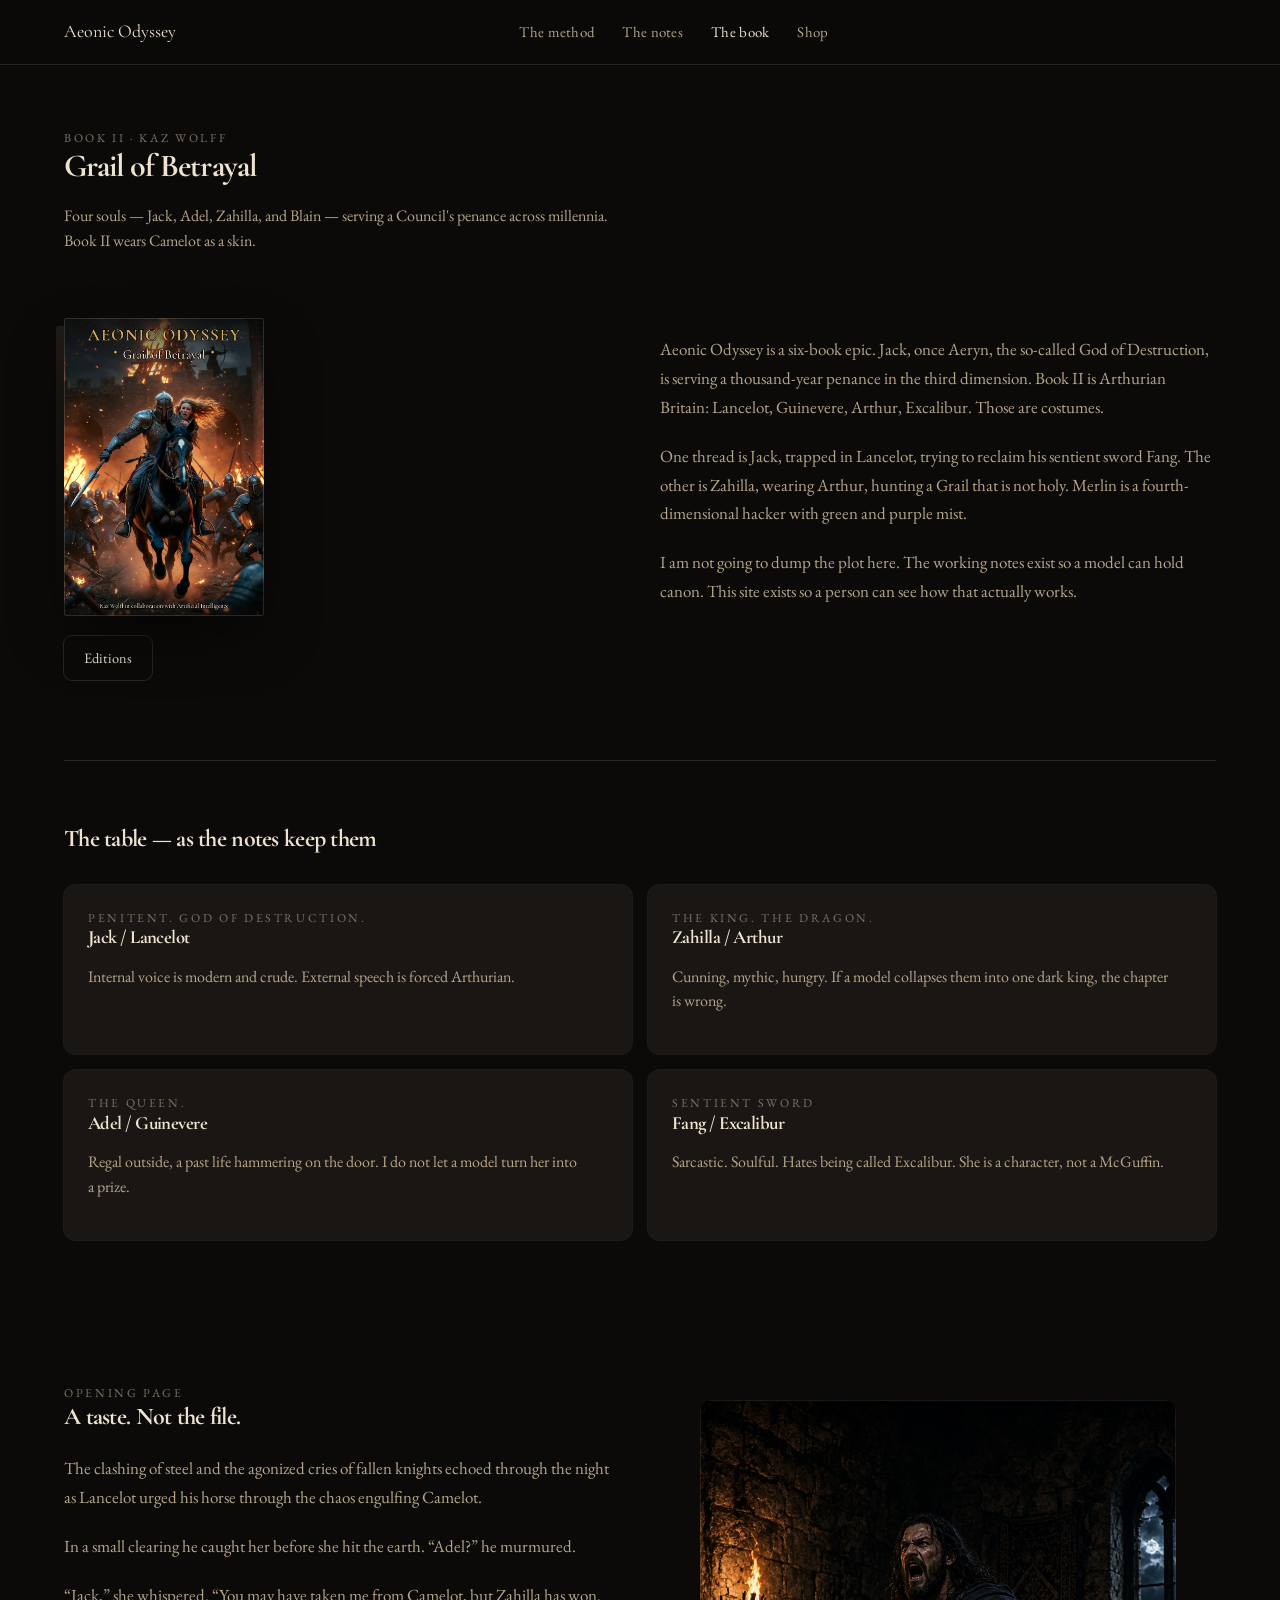
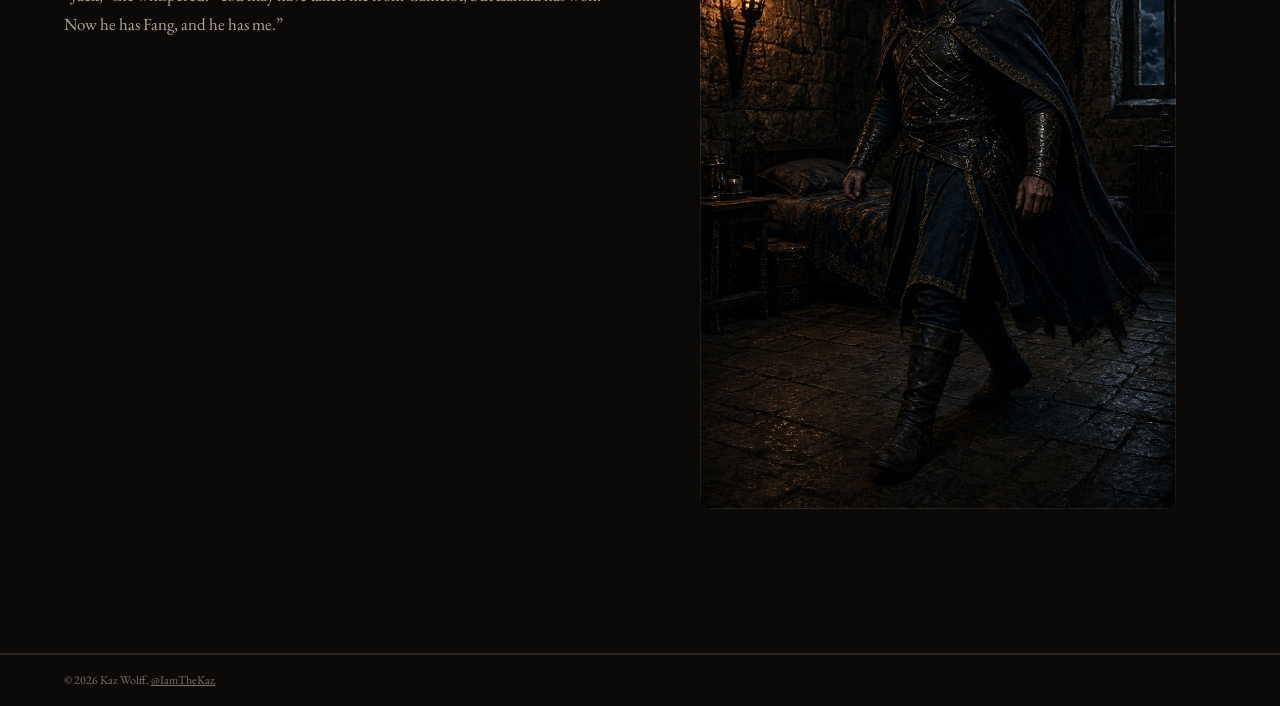
<file: the-book.html>
<!DOCTYPE html>
<html lang="en">
<head>
<meta charset="utf-8">
<meta name="viewport" content="width=device-width, initial-scale=1">
<title>Grail of Betrayal — Kaz Wolff</title>
<meta name="description" content="Aeonic Odyssey Book II: four souls serving a Council's penance. Camelot is a costume.">
<meta property="og:image" content="https://iamthekaz.github.io/AOBook2/book-reader/assets/cover.jpg">
<meta name="twitter:card" content="summary_large_image">
<link rel="icon" type="image/svg+xml" href="favicon.svg">
<link rel="stylesheet" href="css/site.css">
<link href="https://fonts.googleapis.com/css2?family=Cormorant+Garamond:ital,wght@0,500;0,600;0,700;1,500&family=EB+Garamond:ital,wght@0,400;0,500;0,600;1,400&display=swap" rel="stylesheet">
</head>
<body>
<header class="site"><div class="wrap bar"><a class="brand" href="index.html"><span class="display">Aeonic Odyssey</span></a><nav class="desk" aria-label="Primary"><a href="process.html">The method</a><a href="notes.html">The notes</a><a href="the-book.html" aria-current="page">The book</a><a href="shop.html">Shop</a></nav><div class="menu"><a class="icon-btn" href="cart.html" aria-label="Cart"><span class="cart-n" data-cart-count>0</span></a><button class="icon-btn burger" type="button" data-menu aria-label="Open menu">Menu</button></div></div><nav class="mob wrap" data-menu-panel><a href="process.html">The method</a><a href="notes.html">The notes</a><a href="the-book.html" aria-current="page">The book</a><a href="shop.html">Shop</a></nav></header>
<main class="wrap section">
<p class="kicker">Book II · Kaz Wolff</p>
<h1>Grail of Betrayal</h1>
<p class="muted" style="margin-top:1.25rem;max-width:36rem">Four souls — Jack, Adel, Zahilla, and Blain — serving a Council's penance across millennia. Book II wears Camelot as a skin.</p>
<div class="split" style="padding-top:3rem">
  <div><div class="cover-wrap" style="width:200px"><img src="book-reader/assets/cover.jpg" alt="Book cover"></div><p style="margin-top:1.25rem"><a class="btn ghost" href="shop.html">Editions</a></p></div>
  <div class="prose">
    <p>Aeonic Odyssey is a six-book epic. Jack, once Aeryn, the so-called God of Destruction, is serving a thousand-year penance in the third dimension. Book II is Arthurian Britain: Lancelot, Guinevere, Arthur, Excalibur. Those are costumes.</p>
    <p>One thread is Jack, trapped in Lancelot, trying to reclaim his sentient sword Fang. The other is Zahilla, wearing Arthur, hunting a Grail that is not holy. Merlin is a fourth-dimensional hacker with green and purple mist.</p>
    <p>I am not going to dump the plot here. The working notes exist so a model can hold canon. This site exists so a person can see how that actually works.</p>
  </div>
</div>
<hr class="rule">
<section class="section">
<h2>The table — as the notes keep them</h2>
<ul class="chars" style="margin-top:2rem;list-style:none;padding:0">
<li class="card"><p class="kicker">Penitent. God of Destruction.</p><h3>Jack / Lancelot</h3><p class="muted">Internal voice is modern and crude. External speech is forced Arthurian.</p></li>
<li class="card"><p class="kicker">The king. The dragon.</p><h3>Zahilla / Arthur</h3><p class="muted">Cunning, mythic, hungry. If a model collapses them into one dark king, the chapter is wrong.</p></li>
<li class="card"><p class="kicker">The queen.</p><h3>Adel / Guinevere</h3><p class="muted">Regal outside, a past life hammering on the door. I do not let a model turn her into a prize.</p></li>
<li class="card"><p class="kicker">Sentient sword</p><h3>Fang / Excalibur</h3><p class="muted">Sarcastic. Soulful. Hates being called Excalibur. She is a character, not a McGuffin.</p></li>
</ul>
</section>
<section class="split">
  <div><p class="kicker">Opening page</p><h2>A taste. Not the file.</h2>
  <div class="prose" style="margin-top:1.5rem">
    <p>The clashing of steel and the agonized cries of fallen knights echoed through the night as Lancelot urged his horse through the chaos engulfing Camelot.</p>
    <p>In a small clearing he caught her before she hit the earth. “Adel?” he murmured.</p>
    <p>“Jack,” she whispered. “You may have taken me from Camelot, but Zahilla has won. Now he has Fang, and he has me.”</p>
  </div></div>
  <figure class="frame"><img src="book-reader/assets/images/chapter5/part1.jpg" alt="A woman in a dark hall holds the golden grail"></figure>
</section>
</main>
<footer class="site"><div class="legal"><div class="wrap">© 2026 Kaz Wolff. <a href="https://x.com/IamTheKaz">@IamTheKaz</a></div></div></footer>
<script src="js/site.js"></script>
</body></html>
</file>
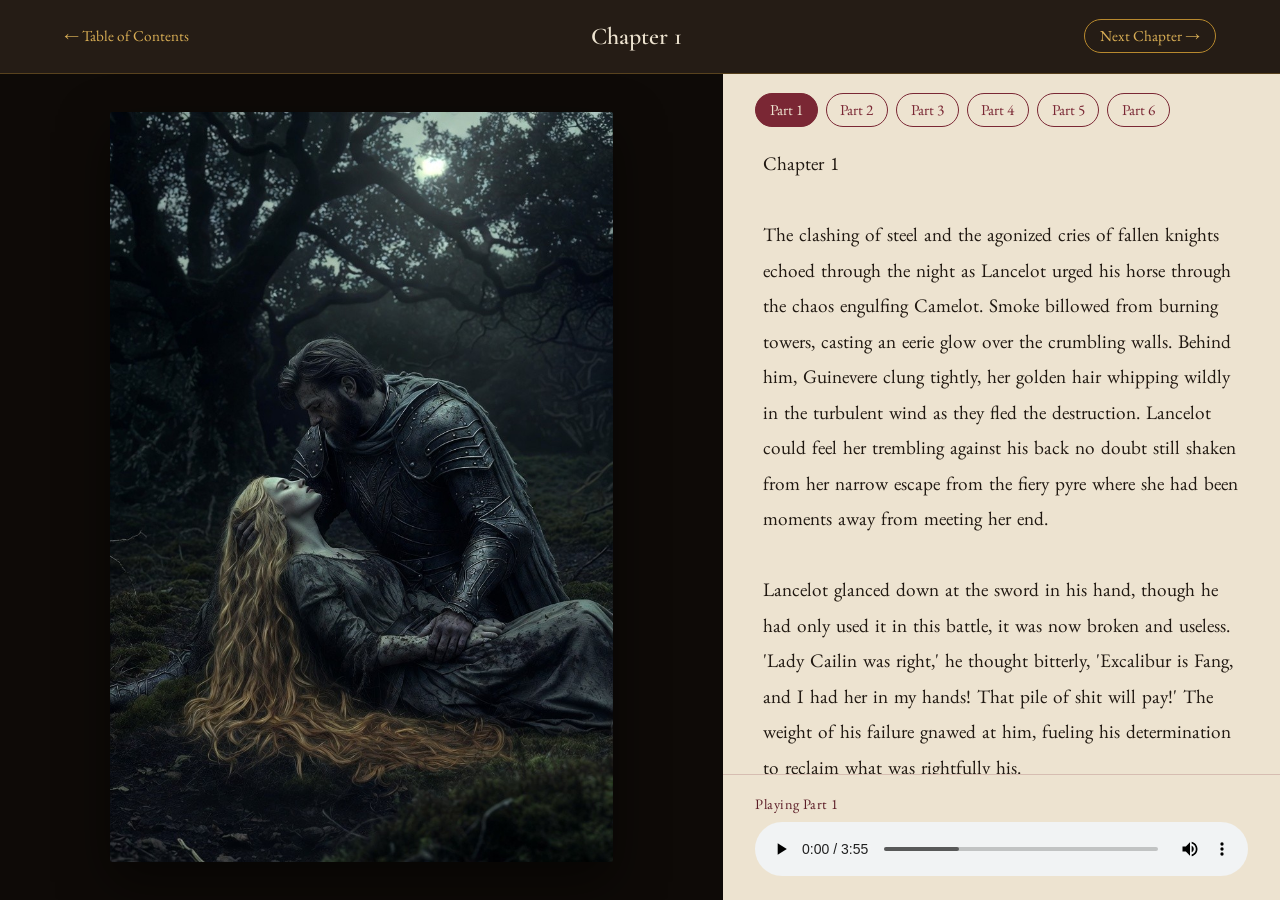
<file: book-reader/chapter.html>
<!DOCTYPE html>
<html lang="en">
<head>
<meta charset="UTF-8">
<meta name="viewport" content="width=device-width, initial-scale=1.0">
<title>Chapter — Aeonic Odyssey: Book 2</title>
<link rel="stylesheet" href="css/style.css">
</head>
<body class="reader-body">

<header class="reader-header">
  <div class="header-left">
    <a class="back" href="index.html?toc=1">&larr; Table of Contents</a>
    <a class="prev-chapter" id="prev-chapter-link" href="#" hidden>&larr; <span id="prev-chapter-label"></span></a>
  </div>
  <h1 id="chapter-title">Loading…</h1>
  <div class="header-right">
    <a class="next-chapter" id="next-chapter-link" href="#" hidden>Next Chapter &rarr;</a>
  </div>
</header>

<div class="mobile-toggle" id="mobile-toggle">
  <button class="toggle-btn" data-view="image" type="button">Image</button>
  <button class="toggle-btn active" data-view="words" type="button">Words</button>
</div>

<div class="reader-grid" id="reader-grid">
  <section class="spread-image">
    <img id="part-image" src="" alt="Illustration for this part">
  </section>

  <div class="part-tabs" id="part-tabs"></div>
  <div class="transcript" id="transcript" aria-live="off"></div>
  <div class="player">
    <p class="player-status" id="player-status">Select a part to begin.</p>
    <audio id="audio-player" controls></audio>
  </div>
</div>

<script src="js/reader.js"></script>
</body>
</html>
</file>
<file: css/site.css>
*,*::before,*::after{box-sizing:border-box}
html{-webkit-font-smoothing:antialiased;background:#0c0a09;color:#ede3d0}
body{margin:0;min-height:100dvh;display:flex;flex-direction:column;background:#0c0a09;color:#ede3d0;font-family:"EB Garamond","Times New Roman",serif;line-height:1.55}
img{max-width:100%;height:auto;display:block}
a{color:inherit}
button,a.btn,[role="button"]{cursor:pointer}
h1,h2,h3{font-family:"Cormorant Garamond","Times New Roman",serif;letter-spacing:-0.03em;line-height:1.15;text-wrap:balance;margin:0}
p{text-wrap:pretty}
::selection{background:color-mix(in oklab,#8a3038 55%,transparent);color:#ede3d0}

.wrap{width:min(72rem,calc(100% - 2rem));margin-inline:auto}
.wrap-narrow{width:min(48rem,calc(100% - 2rem));margin-inline:auto}
.kicker{font-size:.75rem;letter-spacing:.22em;text-transform:uppercase;color:#7d7163;margin:0}
.muted{color:#b5a48a}
.subtle{color:#7d7163}
.display{font-family:"Cormorant Garamond","Times New Roman",serif}

header.site{position:sticky;top:0;z-index:40;border-bottom:1px solid rgba(237,227,208,.12);background:rgba(12,10,9,.85);backdrop-filter:blur(12px)}
.bar{display:flex;align-items:center;justify-content:space-between;gap:1rem;min-height:4rem}
.brand{display:flex;align-items:center;gap:.65rem;text-decoration:none;color:#ede3d0;min-height:44px}
.brand .display{font-size:1.125rem}
.mark{width:1.75rem;height:1.75rem;color:#b5a48a}
nav.desk{display:none;align-items:center;gap:1.75rem}
nav.desk a{min-height:44px;display:inline-flex;align-items:center;text-decoration:none;color:#b5a48a;font-size:.925rem;letter-spacing:.02em}
nav.desk a:hover,nav.desk a[aria-current="page"]{color:#ede3d0}
.menu{display:flex;align-items:center;gap:.25rem}
.icon-btn{appearance:none;background:transparent;border:0;color:#ede3d0;width:44px;height:44px;border-radius:8px;display:grid;place-items:center;position:relative}
.icon-btn:hover{background:#1a1613}
.cart-n{position:absolute;top:6px;right:6px;min-width:16px;height:16px;padding:0 4px;border-radius:999px;background:#8a3038;color:#f6efe4;font-size:.625rem;display:none;place-items:center;font-variant-numeric:tabular-nums}
.cart-n.show{display:grid}
.mob{display:none;border-top:1px solid rgba(237,227,208,.12);padding:.5rem 0 1rem}
.mob a{display:block;padding:.85rem .75rem;text-decoration:none;color:#b5a48a;font-size:1.1rem;border-radius:8px}
.mob a:hover,.mob a[aria-current="page"]{color:#ede3d0;background:#1a1613}
@media (min-width:768px){nav.desk{display:flex}.burger{display:none}}

.btn{display:inline-flex;align-items:center;justify-content:center;gap:.5rem;min-height:44px;padding:0 1.25rem;border-radius:8px;text-decoration:none;font-size:.9rem;font-family:inherit;border:0;background:#c9c2b4;color:#0c0a09}
.btn:hover{opacity:.92}
.btn.ghost{background:transparent;color:#ede3d0;box-shadow:0 0 0 1px rgba(237,227,208,.12)}
.btn.link{background:transparent;color:#ede3d0;padding:0;min-height:auto;text-underline-offset:4px}
.btn.link:hover{text-decoration:underline}
.row{display:flex;flex-wrap:wrap;gap:.75rem}

.hero{display:grid;gap:3rem;padding:3.5rem 0;align-items:center}
@media (min-width:1024px){.hero{grid-template-columns:.85fr 1.15fr;padding:5rem 0}}
.cover-wrap{width:min(260px,100%);margin-inline:auto;position:relative;flex-shrink:0;align-self:center}
@media (min-width:640px){.cover-wrap{width:300px}}
@media (min-width:1024px){.cover-wrap{margin-inline:0}}
.cover-wrap::before{content:"";position:absolute;left:-8px;top:8px;bottom:8px;width:8px;border-radius:3px 0 0 3px;background:linear-gradient(#221c18,#0c0a09)}
.cover-wrap img{position:relative;display:block;width:100%;height:auto;aspect-ratio:784/1168;object-fit:contain;border-radius:2px;outline:1px solid rgba(237,227,208,.15);outline-offset:-1px;box-shadow:0 24px 60px -12px rgba(0,0,0,.65)}
.hero h1{font-size:clamp(2.2rem,5vw,3.25rem);margin-top:1rem}
.hero h1 span{display:block;color:#b5a48a}
.hero .lead{font-size:1.125rem;color:#b5a48a;max-width:36rem;margin-top:1.25rem}
.quote-band{border-top:1px solid rgba(237,227,208,.12);background:#14110f;padding:4rem 0}
blockquote{margin:0;font-family:"Cormorant Garamond","Times New Roman",serif;font-size:clamp(1.4rem,3vw,1.85rem);line-height:1.3}
.cards{display:grid;gap:1.5rem;padding:4rem 0}
@media (min-width:1024px){.cards{grid-template-columns:repeat(3,1fr)}}
.card{background:#1a1613;border-radius:12px;padding:1.5rem;box-shadow:0 0 0 1px rgba(237,227,208,.08);display:flex;flex-direction:column}
.card h2{font-size:1.5rem;margin-top:.75rem}
.split{display:grid;gap:2.5rem;padding:4rem 0}
@media (min-width:1024px){.split{grid-template-columns:1fr 1fr}}
.frame{overflow:hidden;border-radius:12px;background:#1a1613;min-height:18rem}
.frame img{width:100%;height:100%;object-fit:cover;min-height:18rem;outline:1px solid rgba(237,227,208,.1);outline-offset:-1px}
.rule{border:0;border-top:1px solid rgba(237,227,208,.12);margin:0}
.section{padding:4rem 0}
.prose p{color:#b5a48a;font-size:1.0625rem;line-height:1.7}
.prose p+p{margin-top:1.25rem}
ol.steps{list-style:none;padding:0;margin:2.5rem 0 0;display:grid;gap:2.5rem}
ol.steps li{display:grid;gap:.5rem}
@media (min-width:640px){ol.steps li{grid-template-columns:3rem 1fr}}
ol.steps .n{font-family:"Cormorant Garamond",serif;font-size:1.25rem;color:#7d7163;font-variant-numeric:tabular-nums}
ol.eras{list-style:none;padding:0;margin:3rem 0 0;display:grid;gap:3rem}
@media (min-width:640px){ol.eras li{display:grid;grid-template-columns:8.5rem 1fr;gap:2rem}}
.hero-photo{position:relative;min-height:56vh;overflow:hidden}
.hero-photo img{position:absolute;inset:0;width:100%;height:100%;object-fit:cover}
.hero-photo .veil{position:absolute;inset:0;background:linear-gradient(to top,#0c0a09 18%,rgba(12,10,9,.4) 55%,rgba(12,10,9,.12))}
.hero-photo .copy{position:relative;min-height:56vh;display:flex;flex-direction:column;justify-content:flex-end;padding:4rem 0}
.badge{display:inline-flex;align-items:center;min-height:28px;padding:0 .6rem;border-radius:6px;font-size:.75rem;letter-spacing:.04em;background:#221c18;color:#b5a48a}
.badge.blood{background:#8a3038;color:#f6efe4}
.badge.outline{background:transparent;box-shadow:0 0 0 1px rgba(237,227,208,.18)}
.chars{display:grid;gap:1rem}
@media (min-width:640px){.chars{grid-template-columns:1fr 1fr}}
table{width:100%;border-collapse:collapse;font-size:.9rem;min-width:36rem}
th{text-align:left;font-weight:500;font-size:.75rem;letter-spacing:.12em;text-transform:uppercase;color:#7d7163;padding:.75rem 1rem;border-bottom:1px solid rgba(237,227,208,.12)}
td{padding:.75rem 1rem;border-bottom:1px solid rgba(237,227,208,.12);color:#b5a48a;vertical-align:top}
td.score{color:#ede3d0;font-variant-numeric:tabular-nums}
.scroll{overflow-x:auto;border-radius:12px;background:#1a1613;box-shadow:0 0 0 1px rgba(237,227,208,.08)}
.pull{border-left:2px solid #8a3038;padding-left:1.25rem;margin:2rem 0 0}
.dots{list-style:none;padding:0;margin:1.5rem 0 0}
.dots li{display:flex;gap:.75rem;color:#b5a48a;margin:.75rem 0}
.dots li::before{content:"";width:6px;height:6px;border-radius:99px;background:#7d7163;margin-top:.7rem;flex:none}
.editions{display:grid;gap:1.25rem;padding-top:3rem}
@media (min-width:1024px){.editions{grid-template-columns:1fr 1fr}}
.price{font-family:"Cormorant Garamond",serif;font-size:1.85rem;font-variant-numeric:tabular-nums}
.price s{font-size:.9rem;color:#7d7163;margin-left:.5rem}
.cart-line{display:flex;justify-content:space-between;gap:1rem;padding:1rem 0;border-bottom:1px solid rgba(237,227,208,.12)}
footer.site{margin-top:auto;border-top:1px solid rgba(237,227,208,.12)}
.foot{display:grid;gap:2.5rem;padding:3.5rem 0}
@media (min-width:768px){.foot{grid-template-columns:1fr 1fr 1fr}}
.foot a{color:#b5a48a;text-decoration:none}
.foot a:hover{color:#ede3d0}
.legal{border-top:1px solid rgba(237,227,208,.12);padding:1rem 0;font-size:.75rem;color:#7d7163}
@media (prefers-reduced-motion:reduce){*{animation:none!important;transition:none!important}}
</file>
<file: book-reader/css/style.css>
@import url('https://fonts.googleapis.com/css2?family=Cormorant+Garamond:ital,wght@0,500;0,600;1,500&family=EB+Garamond:ital,wght@0,400;0,600;1,400&display=swap');

:root{
  --vellum: #EDE3D0;
  --vellum-dim: #E1D4B8;
  --ink: #201811;
  --oxblood: #7A2734;
  --oxblood-dim: #5C1D27;
  --gilt: #B8892E;
  --gilt-bright: #D9AE55;
  --wood: #160F0A;
  --wood-2: #251C15;
  --shadow: rgba(0,0,0,0.45);
  --focus: #D9AE55;
}

*{ box-sizing: border-box; }

html, body{
  margin: 0;
  min-height: 100%;
  background: radial-gradient(ellipse at 50% 20%, var(--wood-2), var(--wood) 70%);
  color: var(--vellum);
  font-family: 'EB Garamond', Georgia, serif;
}

body.reader-body{
  height: 100vh;
  height: 100dvh;
  display: flex;
  flex-direction: column;
  overflow: hidden;
}

h1, h2, .display{ font-family: 'Cormorant Garamond', Georgia, serif; }

a{ color: inherit; }

:focus-visible{
  outline: 2px solid var(--focus);
  outline-offset: 3px;
}

/* ---------- Landing stage / book animation ---------- */

.stage{
  min-height: 100vh;
  display: flex;
  align-items: center;
  justify-content: center;
  perspective: 2400px;
  padding: 6vh 5vw;
}

.book{
  position: relative;
  width: min(60vw, 380px);
  aspect-ratio: 2 / 3;
  transform-style: preserve-3d;
}

.spine{
  position: absolute;
  left: -10px;
  top: 0; bottom: 0;
  width: 14px;
  background: linear-gradient(90deg, var(--wood), #4a3524);
  border-radius: 3px 0 0 3px;
  box-shadow: 0 10px 40px var(--shadow);
}

.cover{
  position: absolute;
  inset: 0;
  transform-origin: left center;
  transform-style: preserve-3d;
  cursor: pointer;
  background: none;
  border: 0;
  padding: 0;
  transition: transform 1.3s cubic-bezier(.4,.1,.2,1);
  box-shadow: 0 25px 60px var(--shadow);
  border-radius: 2px;
  overflow: visible;
}

.cover-art{
  width: 100%;
  height: 100%;
  display: block;
  border-radius: 2px;
  backface-visibility: hidden;
}

.tap-hint{
  position: absolute;
  bottom: -2.6em;
  left: 0; right: 0;
  text-align: center;
  letter-spacing: 0.2em;
  text-transform: uppercase;
  font-size: 0.75rem;
  color: var(--gilt-bright);
  opacity: 0.85;
  animation: pulse 2.4s ease-in-out infinite;
}

@keyframes pulse{
  0%, 100%{ opacity: 0.55; }
  50%{ opacity: 1; }
}

.book.open .cover{ transform: rotateY(-165deg); }
.book.open .tap-hint{ opacity: 0; }

/* ---------- Library / table of contents ---------- */

.library{
  min-height: 100vh;
  max-width: 720px;
  margin: 0 auto;
  padding: 10vh 6vw 8vh;
  opacity: 0;
  transform: translateY(14px);
  transition: opacity 0.9s ease, transform 0.9s ease;
}
.library.visible{ opacity: 1; transform: translateY(0); }

.book-title{
  font-size: clamp(2.1rem, 5vw, 3rem);
  font-weight: 600;
  margin: 0 0 0.2em;
  text-align: center;
  letter-spacing: 0.02em;
}

.book-subtitle{
  text-align: center;
  font-style: italic;
  color: var(--gilt-bright);
  font-size: 1.3rem;
  margin: 0 0 2.6em;
}

.book-subtitle::before, .book-subtitle::after{
  content: "✦";
  color: var(--gilt);
  font-size: 0.7em;
  margin: 0 0.6em;
}

.toc{
  list-style: none;
  margin: 0; padding: 0;
  border-top: 1px solid rgba(184,137,46,0.35);
}

.toc li{
  border-bottom: 1px solid rgba(184,137,46,0.35);
}

.toc-badge{
  font-size: 0.75rem;
  letter-spacing: 0.08em;
  text-transform: uppercase;
  color: var(--gilt);
  border: 1px solid var(--gilt);
  border-radius: 999px;
  padding: 0.25em 0.8em;
  white-space: nowrap;
}

.toc a{
  display: flex;
  align-items: baseline;
  justify-content: space-between;
  gap: 1em;
  padding: 1.1em 0.4em;
  text-decoration: none;
  font-size: 1.25rem;
  transition: color 0.2s ease, padding-left 0.25s ease;
}

.toc a:hover, .toc a:focus-visible{
  color: var(--gilt-bright);
  padding-left: 0.8em;
}

.toc-num{
  font-family: 'Cormorant Garamond', Georgia, serif;
  color: var(--gilt);
  font-size: 0.95em;
  min-width: 2.4em;
}

.toc-title{ flex: 1; }

.toc-arrow{ opacity: 0; transition: opacity 0.2s ease; color: var(--gilt-bright); }
.toc a:hover .toc-arrow, .toc a:focus-visible .toc-arrow{ opacity: 1; }

.toc-parts{
  display: flex;
  flex-wrap: wrap;
  gap: 0.5em;
  padding: 0 0.4em 1em;
  margin-top: -0.4em;
}

.toc-parts a{
  display: flex;
  align-items: center;
  justify-content: center;
  width: 1.9em; height: 1.9em;
  border: 1px solid rgba(184,137,46,0.5);
  border-radius: 50%;
  font-size: 0.85rem;
  text-decoration: none;
  color: var(--gilt);
  transition: background 0.2s ease, color 0.2s ease;
}
.toc-parts a:hover, .toc-parts a:focus-visible{
  background: var(--oxblood);
  color: var(--vellum);
  border-color: var(--oxblood);
}

[hidden]{ display: none !important; }

/* ---------- Reader page ---------- */

.reader-header{
  display: flex;
  align-items: center;
  gap: 1.4em;
  padding: 1.2em 5vw;
  background: var(--wood-2);
  border-bottom: 1px solid rgba(184,137,46,0.35);
  flex-shrink: 0;
}

.header-left, .header-right{
  display: flex;
  align-items: center;
  gap: 1em;
  flex-shrink: 0;
}

.back, .prev-chapter, .pdf-link{
  text-decoration: none;
  color: var(--gilt-bright);
  font-size: 0.95rem;
  white-space: nowrap;
}
.back:hover, .prev-chapter:hover{ text-decoration: underline; }

.reader-header h1{
  margin: 0;
  font-size: 1.5rem;
  font-weight: 600;
  flex: 1;
  text-align: center;
}

.pdf-link{
  border: 1px solid rgba(184,137,46,0.5);
  border-radius: 999px;
  padding: 0.4em 1em;
  transition: background 0.2s ease, color 0.2s ease;
}
.pdf-link:hover{
  background: rgba(184,137,46,0.15);
}

.next-chapter{
  text-decoration: none;
  color: var(--gilt-bright);
  font-size: 0.95rem;
  white-space: nowrap;
  border: 1px solid var(--gilt);
  border-radius: 999px;
  padding: 0.4em 1em;
  transition: background 0.2s ease, color 0.2s ease;
}
.next-chapter:hover{
  background: var(--gilt);
  color: var(--wood);
}

.reader-grid{
  display: grid;
  grid-template-columns: minmax(0, 1.3fr) minmax(0, 1fr);
  grid-template-rows: auto 1fr auto;
  grid-template-areas:
    "image tabs"
    "image transcript"
    "image player";
  gap: 0;
  flex: 1;
  min-height: 0;
  overflow: hidden;
  background: var(--vellum);
  color: var(--ink);
}

.spread-image{ grid-area: image; }
.part-tabs{ grid-area: tabs; padding: 1.2em 2em 0; }
.transcript{ grid-area: transcript; padding: 0 2em; }
.player{ grid-area: player; padding: 1.2em 2em; }

.mobile-toggle{
  display: none;
  gap: 0.5em;
  padding: 0.8em 5vw;
  background: var(--wood-2);
  border-bottom: 1px solid rgba(184,137,46,0.35);
  flex-shrink: 0;
}

.toggle-btn{
  flex: 1;
  border: 1px solid var(--gilt);
  background: transparent;
  color: var(--gilt-bright);
  padding: 0.6em;
  border-radius: 999px;
  font-family: 'EB Garamond', serif;
  font-size: 1rem;
  cursor: pointer;
  transition: background 0.2s ease, color 0.2s ease;
}
.toggle-btn.active{
  background: var(--gilt);
  color: var(--wood);
}

@media (max-width: 860px){
  .reader-grid{
    grid-template-columns: 1fr;
    grid-template-rows: auto 1fr auto;
    grid-template-areas:
      "tabs"
      "content"
      "player";
  }

  .mobile-toggle{ display: flex; }

  /* Both image and transcript occupy the same "content" slot;
     only one is shown at a time based on the active toggle. */
  .spread-image{ grid-area: content; }
  .transcript{ grid-area: content; padding: 1.2em 5vw; }

  .reader-grid.view-image .spread-image{ display: flex; }
  .reader-grid.view-image .transcript{ display: none; }
  .reader-grid.view-words .spread-image{ display: none; }
  .reader-grid.view-words .transcript{ display: block; }

  .part-tabs{ padding: 0.8em 5vw 0; }
  .player{ padding: 0.8em 5vw calc(1em + env(safe-area-inset-bottom)); }
}

.spread-image{
  background: #0e0a07;
  display: flex;
  align-items: center;
  justify-content: center;
  padding: 3vw;
  overflow: hidden;
  min-height: 0;
  min-width: 0;
}

.spread-image img{
  display: block;
  max-width: 100%;
  max-height: 100%;
  width: auto;
  height: auto;
  object-fit: contain;
  box-shadow: 0 20px 50px rgba(0,0,0,0.5);
  border-radius: 2px;
}

.part-tabs{
  display: flex;
  flex-wrap: wrap;
  gap: 0.5em;
  padding-bottom: 1.2em;
}

.part-tab{
  border: 1px solid var(--oxblood);
  background: transparent;
  color: var(--oxblood);
  padding: 0.4em 0.9em;
  border-radius: 999px;
  font-family: 'EB Garamond', serif;
  font-size: 0.95rem;
  cursor: pointer;
  transition: background 0.2s ease, color 0.2s ease;
}
.part-tab:hover{ background: rgba(122,39,52,0.08); }
.part-tab.active{
  background: var(--oxblood);
  color: var(--vellum);
}

.transcript{
  min-height: 0;
  overflow-y: auto;
  font-size: 1.2rem;
  line-height: 1.85;
  scrollbar-width: none;
  -ms-overflow-style: none;
}
.transcript::-webkit-scrollbar{
  display: none;
}

.transcript .word{
  transition: background 0.15s ease, color 0.15s ease;
  border-radius: 3px;
  padding: 0 1px;
}

.transcript .word.playing{
  background: var(--gilt-bright);
  color: var(--wood);
}

.transcript .word.said{
  color: var(--oxblood-dim);
}

.player{
  border-top: 1px solid rgba(122,39,52,0.2);
}

audio{
  width: 100%;
}

.player-status{
  margin: 0 0 0.6em;
  font-size: 0.9rem;
  color: var(--oxblood-dim);
  letter-spacing: 0.03em;
}
</file>
